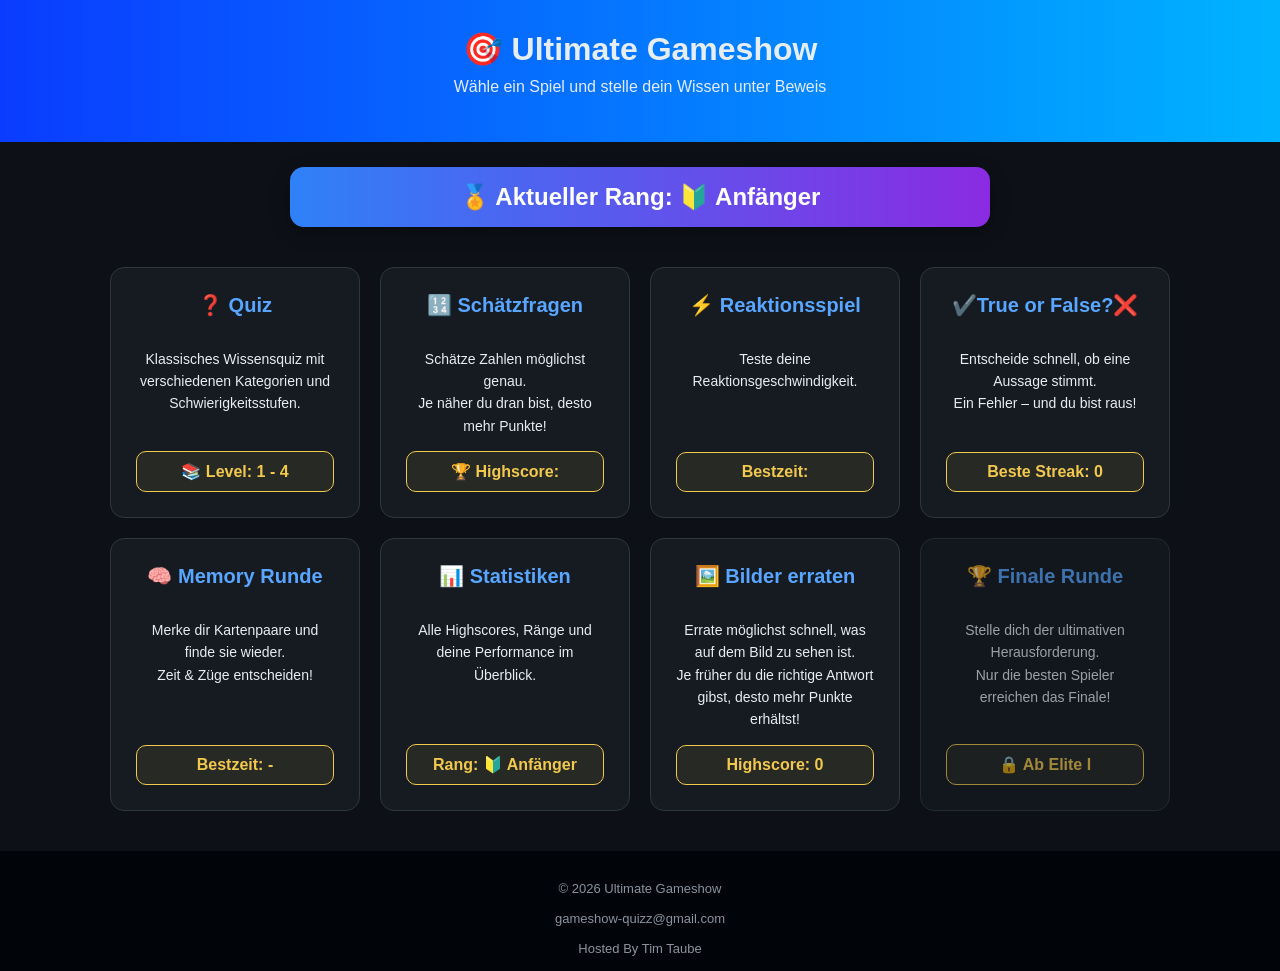
<file: index.html>
<!DOCTYPE html>
<html lang="de">
<head>
    <meta charset="UTF-8">
    <title>Gameshow Übersicht</title>
    <link rel="stylesheet" href="style.css">
    <meta name="viewport" content="width=device-width, initial-scale=1.0">
    <link rel="manifest" href="manifest.json">
    <link rel="icon" type="image/png" href="icon-512.png">
</head>

<body>

    <header>
        <h1>🎯 Ultimate Gameshow</h1>
        <p>Wähle ein Spiel und stelle dein Wissen unter Beweis</p>
    </header>

    <div id="homeRank" class="home-rank">
    🏅 Aktueller Rang: <strong>Lädt...</strong>
    </div>

    <main>
        <a href="quiz.html" class="card">
            <h2>❓ Quiz</h2>
            <p>
                Klassisches Wissensquiz mit verschiedenen Kategorien und Schwierigkeitsstufen.
            </p>
            <div class="score-box">
                📚 Level: 1 - 4
            </div>
        </a>
        

        <a class="card" href="estimate.html">
            <h2>🔢 Schätzfragen</h2>
            <p>
                Schätze Zahlen möglichst genau.<br>
                Je näher du dran bist, desto mehr Punkte!
            </p>
            <div id="estimateHighscore" class="score-box">
                🏆 Highscore:
            </div>
        </a>        

        <a class="card" href="reaction.html">
            <h2>⚡ Reaktionsspiel</h2>
        
            <p>
                Teste deine Reaktionsgeschwindigkeit.
            </p>

            <div id="reactionBest" class="score-box">
                Bestzeit:
            </div>
        </a>

        <a class="card" href="truefalse.html">
            <h2>✔️True or False?❌</h2>
            <p>
                Entscheide schnell, ob eine Aussage stimmt.<br>
                Ein Fehler – und du bist raus!
            </p>
            <div id="trueFalseBest" class="score-box">
                Beste Streak: -
            </div>
        </a>
        
        <a class="card" href="memory.html">
            <h2>🧠 Memory Runde</h2>
            <p>
                Merke dir Kartenpaare und finde sie wieder.<br>
                Zeit & Züge entscheiden!
            </p>
            <div id="memoryBest" class="score-box">
                Bestzeit: -
            </div>
        </a>
        
        <div class="card" onclick="window.location.href='stats.html'">
            <h2>📊 Statistiken</h2>
            <p>Alle Highscores, Ränge und deine Performance im Überblick.</p>
            <div id="statsRank" class="score-box">
                Rang: -
            </div>
        </div>

        <a class="card" href="bilderraten.html">
            <h2>🖼️ Bilder erraten</h2>

            <p>
                Errate möglichst schnell, was auf dem Bild zu sehen ist.<br>
                Je früher du die richtige Antwort gibst, desto mehr Punkte erhältst!
            </p>

            <div id="pictureHighscore" class="score-box">
                Highscore:
            </div>
        </a>       
        
        <div class="card" id="finalCard">

            <h2>🏆 Finale Runde</h2>

            <p>
                Stelle dich der ultimativen Herausforderung.<br>
                Nur die besten Spieler erreichen das Finale!
            </p>

            <div id="finalStatus" class="score-box">
                🔒 Ab Elite I
            </div>

        </div>
    </main>

    <footer>
        <br>© 2026 Ultimate Gameshow</br>
        <br>gameshow-quizz@gmail.com</br>
        <br>Hosted By Tim Taube</br>
    </footer>

    <script>
        if ("serviceWorker" in navigator) {
            navigator.serviceWorker.register("service-worker.js");
        }
    </script>
    
    <script>
        const best = localStorage.getItem("reaction_best");
        const bestEl = document.getElementById("reactionBest");
        
        if (best && bestEl) {
            bestEl.innerText = `Bestzeit: ${best} ms`;
        }
    </script>
    
    <script>
        const estHigh = localStorage.getItem("estimate_highscore");
        const estEl = document.getElementById("estimateHighscore");
        
        if (estHigh && estEl) {
            estEl.innerText = `Highscore: ${estHigh}`;
        }
    </script>

    <script>
        const trueFalseBest =
            localStorage.getItem("tf_best_streak") || 0;

        document.getElementById("trueFalseBest").textContent =
            "Beste Streak: " + trueFalseBest;
    </script>

    <script>
        const memoryBest =
            localStorage.getItem("memory_best_time");

        document.getElementById("memoryBest").textContent =
            "Bestzeit: " + (memoryBest ? memoryBest + " s" : "-");
    </script>

    <script>
        const bilderHighscore = localStorage.getItem("bilderHighscore") || 0;

        document.getElementById("pictureHighscore").textContent =
            "Highscore: " + bilderHighscore;
    </script>

        
    <script src="rank.js"></script>

    <script>

    const rank = calculateRank();

    document.getElementById("homeRank").innerHTML =
    `🏅 Aktueller Rang: <strong>${rank}</strong>`;

    document.getElementById("statsRank").textContent =
    "Rang: " + rank;

    const finalCard = document.getElementById("finalCard");
    const finalStatus = document.getElementById("finalStatus");

    if (
        rank.includes("Elite I") ||
        rank.includes("Elite II") ||
        rank.includes("Elite III") ||
        rank.includes("Champion")
    ){

        finalStatus.textContent = "⭐ Jetzt verfügbar!";

        finalCard.style.cursor = "pointer";

        finalCard.onclick = () => {
            window.location.href = "finalround.html";
        };

    }else{

        finalStatus.textContent = "🔒 Ab Elite I";

        finalCard.style.opacity = "0.65";
        finalCard.style.cursor = "not-allowed";

        finalCard.onclick = () => {
            alert("🔒 Die Finale Runde wird ab Rang Elite I freigeschaltet.");
        };

    }

</script>


</body>
</html>
</file>
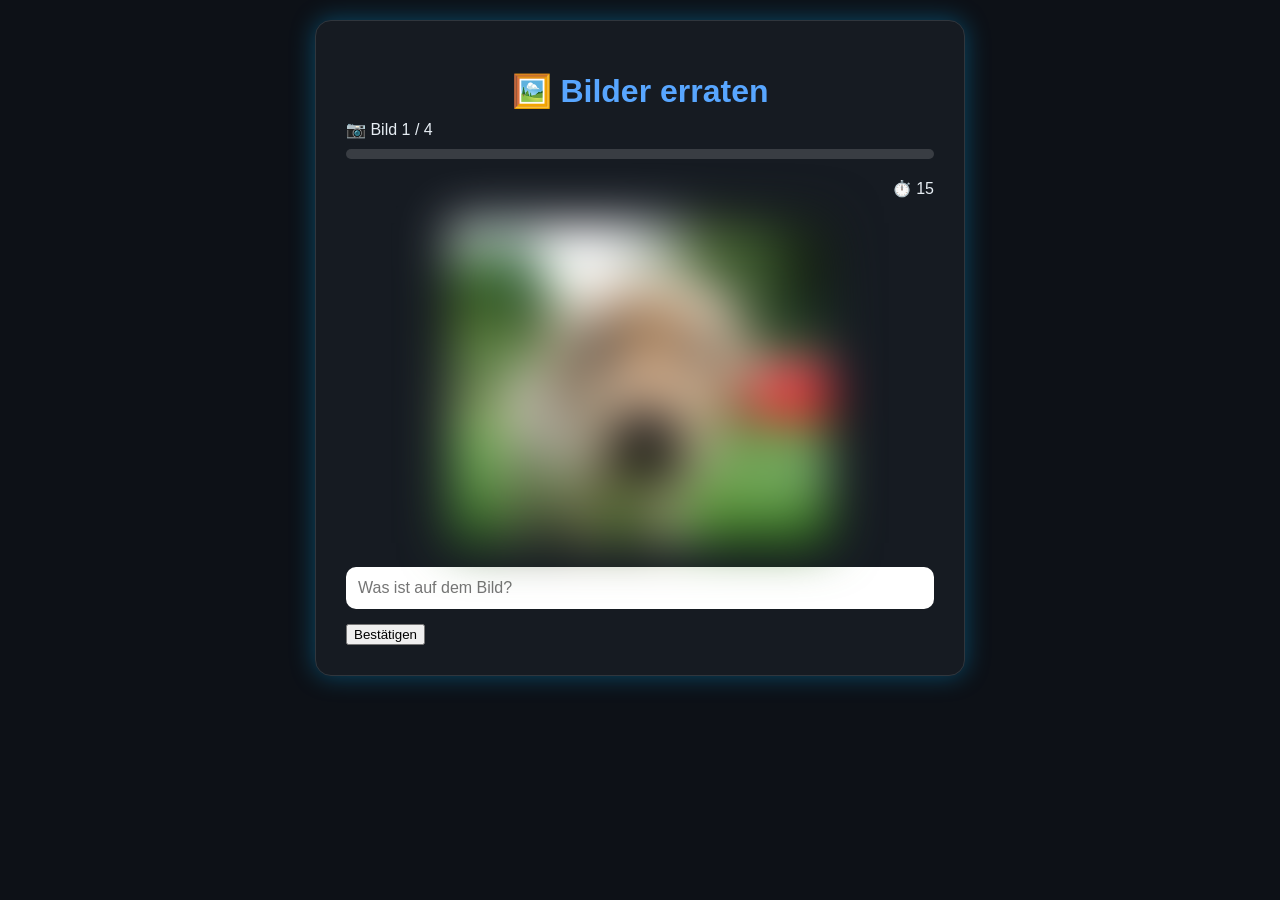
<file: bilderraten.html>
<!DOCTYPE html>
<html lang="de">
<head>
    <meta charset="UTF-8">
    <title>Bilder erraten</title>

    <meta name="viewport" content="width=device-width, initial-scale=1.0">

    <link rel="manifest" href="manifest.json">
    <link rel="icon" href="icon-512.png">

    <link rel="stylesheet" href="style.css">
</head>

<body class="quiz-page">

<div class="quiz-container">

    <h1>🖼️ Bilder erraten</h1>

    <div id="pictureProgress"></div>

    <div class="estimate-progress-container">
        <div id="pictureProgressBar" class="estimate-progress-bar"></div>
    </div>

    <div id="pictureTimer" style="text-align:right;margin-bottom:10px;">
        ⏱️ 15
    </div>

    <img
        id="pictureImage"
        src=""
        alt="Bild"
        style="
        width:100%;
        max-height:320px;
        object-fit:contain;
        border-radius:12px;
        margin-top:15px;
        ">

    <input
        id="pictureAnswer"
        type="text"
        placeholder="Was ist auf dem Bild?"
        style="
        width:100%;
        padding:12px;
        margin-top:20px;
        border:none;
        border-radius:10px;
        font-size:16px;
        ">

    <button onclick="checkPicture()" style="margin-top:15px;">
        Bestätigen
    </button>

</div>
<div id="endScreen" class="hidden">

    <div class="endBox">

        <h2>🏁 Spiel beendet</h2>

        <pre id="endSummary"></pre>

        <button onclick="restartGame()">
            🔄 Nochmal spielen
        </button>

        <button onclick="goHome()">
            🏠 Zurück zum Menü
        </button>

    </div>

</div>
<script src="bilderraten.js"></script>

</body>
</html>
</file>
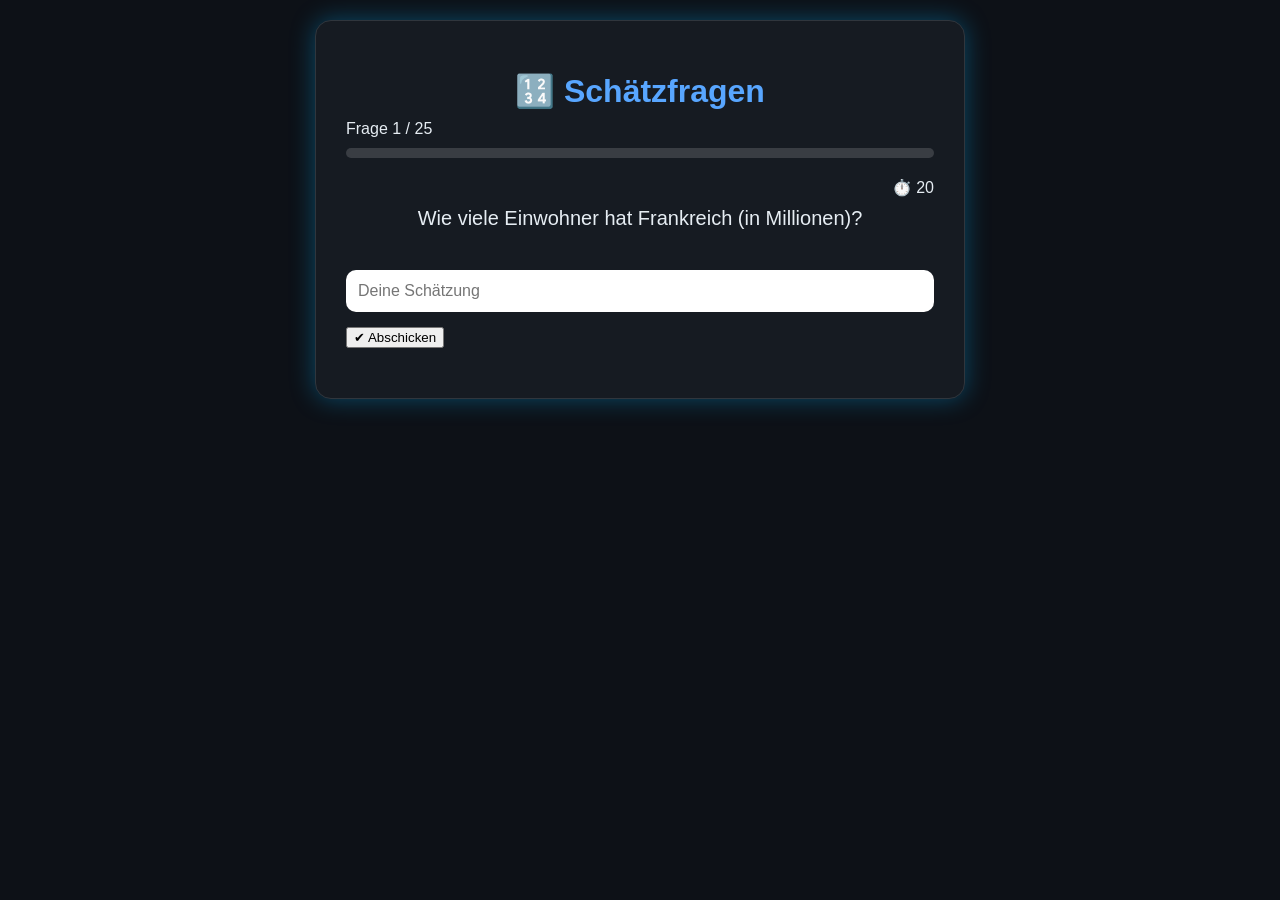
<file: estimate.html>
<!DOCTYPE html>
<html lang="de">
<head>
    <meta charset="UTF-8">
    <title>Schätzfragen</title>
    <meta name="viewport" content="width=device-width, initial-scale=1.0">

    <!-- PWA -->
    <link rel="manifest" href="manifest.json">
    <link rel="icon" href="icon-512.png">

    <!-- CSS -->
    <link rel="stylesheet" href="style.css">
</head>

<body class="quiz-page">

<div class="quiz-container">

    <h1>🔢 Schätzfragen</h1>

    <div id="estimateArea">
        <div id="estimateProgress" style="margin-bottom:10px;"></div>

        <div class="estimate-progress-container">
            <div id="estimateProgressBar" class="estimate-progress-bar"></div>
        </div>        

        <div id="estimateTimer"
            style="text-align:right; margin-bottom:10px;">
            ⏱️ 20
        </div>


        <div class="question" id="estimateQuestion"></div>

        <input
            type="number"
            id="estimateInput"
            placeholder="Deine Schätzung"
            style="
                width:100%;
                padding:12px;
                margin-top:15px;
                border-radius:10px;
                border:none;
                font-size:16px;
            "
        >

        <button onclick="submitEstimate()" style="margin-top:15px;">
            ✔ Abschicken
        </button>

        <div id="estimateFeedback" style="margin-top:20px;"></div>

        <button id="estimateNext"
                onclick="nextEstimate()"
                style="display:none; margin-top:15px;">
            ➡ Weiter
        </button>
    </div>

    <div id="estimateEnd"
         style="display:none; text-align:center;">
        <h2>🎉 Runde beendet!</h2>
        <p id="estimateScore"></p>

        <button onclick="restartEstimate()" class="end-btn secondary">
            🔁 Nochmal spielen
        </button>

        <br><br>

        <button onclick="window.location.href='index.html'"
                class="end-btn primary">
            ⬅ Zurück zur Übersicht
        </button>
    </div>

</div>

<script src="estimate.js"></script>
</body>
</html>
</file>
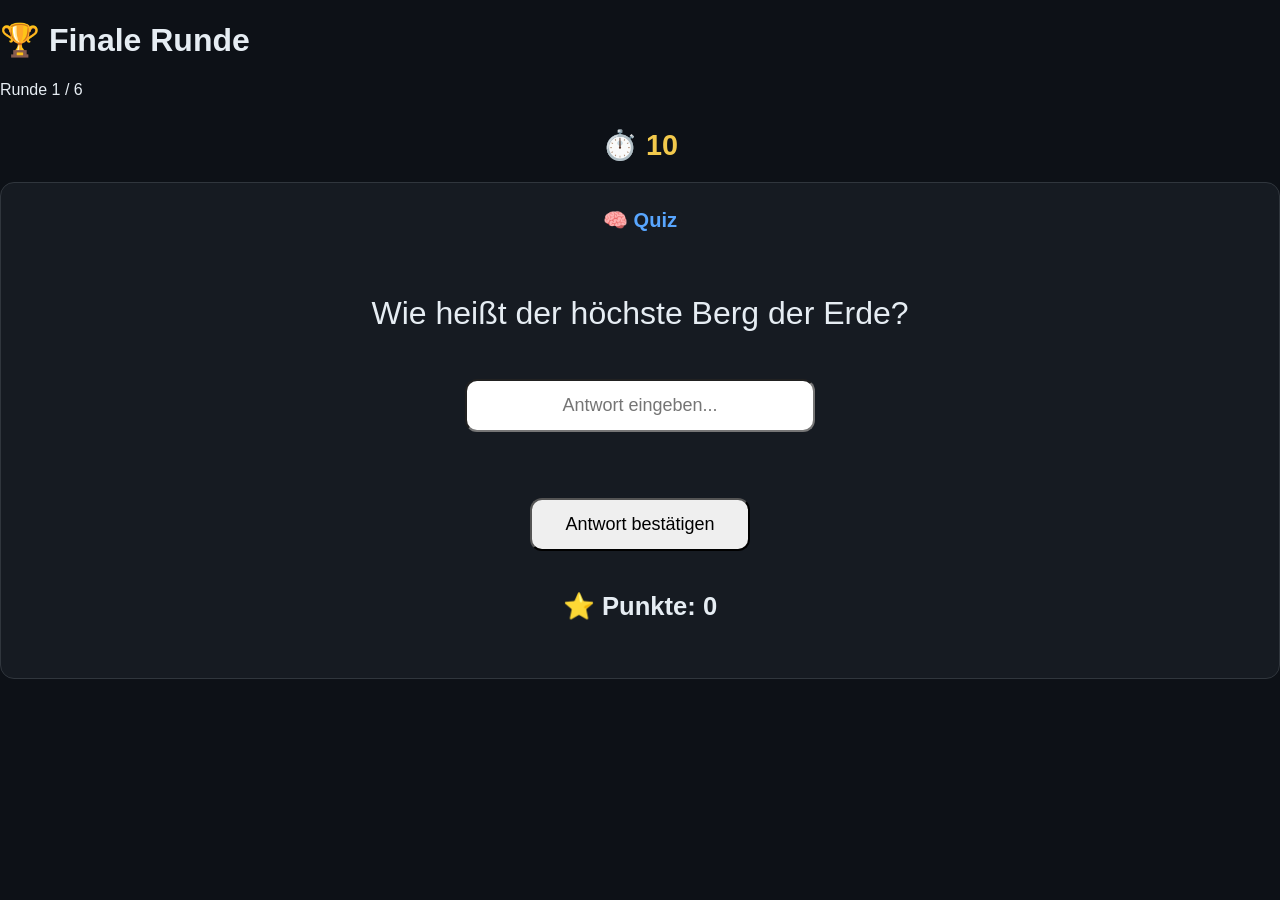
<file: finalround.html>
<!DOCTYPE html>
<html lang="de">
<head>
    <meta charset="UTF-8">
    <meta name="viewport" content="width=device-width, initial-scale=1.0">
    <title>Finale Runde</title>
    <link rel="stylesheet" href="style.css">
</head>
<body>

<div class="container">

    <h1>🏆 Finale Runde</h1>

    <p id="round" class="round-info">Runde 1 / 6</p>
    <p id="timer">⏱️ 10</p>

    <div class="card">

        <h2 id="title"></h2>

        <p id="question"></p>

        <input
            id="answer"
            type="text"
            placeholder="Antwort eingeben..."
        >

        <br><br>

        <button onclick="submitAnswer()">Antwort bestätigen</button>

        <p id="score">⭐ Punkte: 0</p>

    </div>

</div>

<script src="finalround.js"></script>

</body>
</html>
</file>
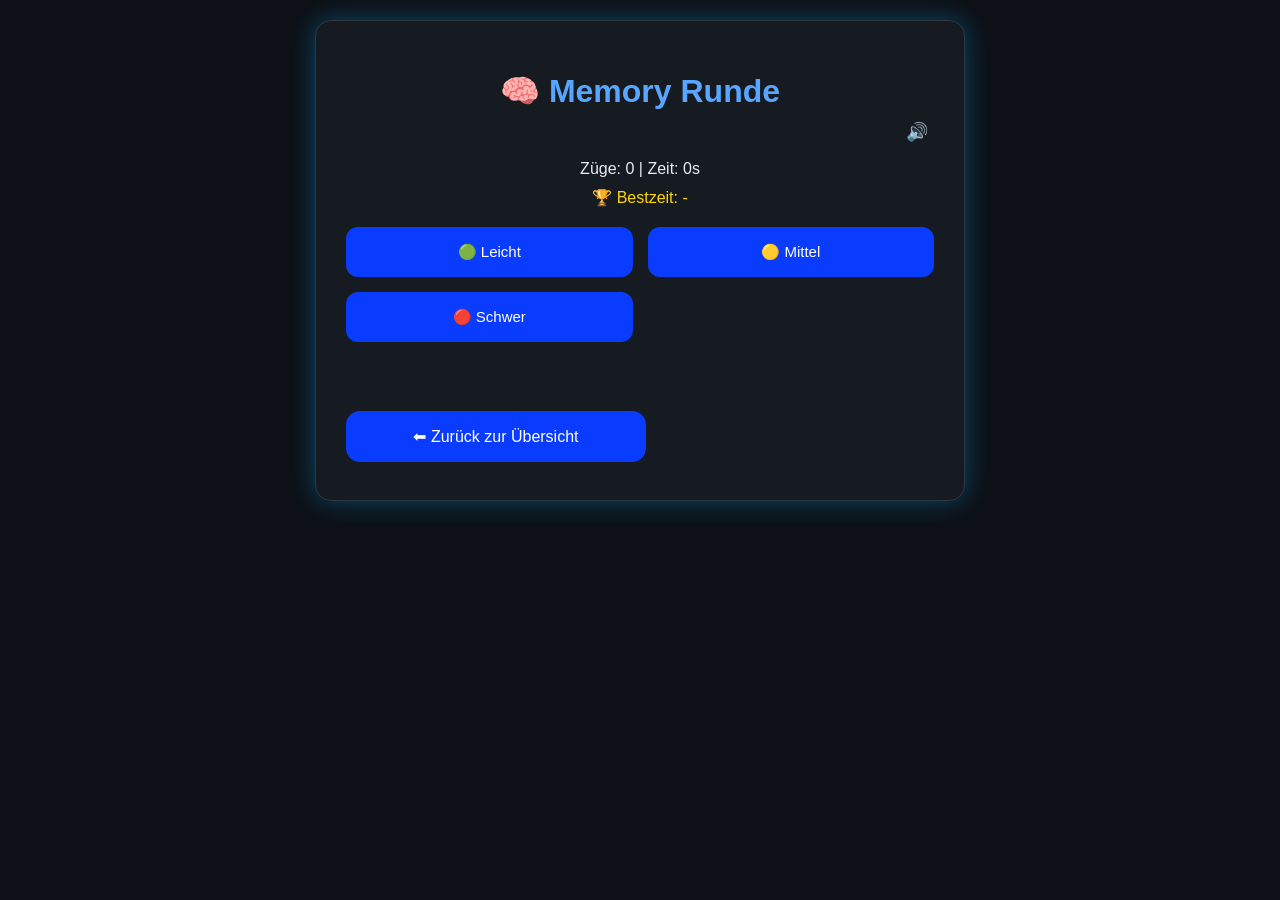
<file: memory.html>
<!DOCTYPE html>
<html lang="de">
<head>
    <meta charset="UTF-8">
    <title>Memory Runde</title>
    <meta name="viewport" content="width=device-width, initial-scale=1.0">

    <!-- PWA -->
    <link rel="manifest" href="manifest.json">
    <link rel="icon" href="icon-512.png">

    <!-- CSS -->
    <link rel="stylesheet" href="style.css">
</head>

<body class="quiz-page">

<div class="quiz-container">

    <h1>🧠 Memory Runde</h1>
    
    <div style="display:flex; justify-content:flex-end; margin-bottom:10px;">
        <button id="memorySoundToggle"
                onclick="toggleMemorySound()"
                style="
                    background:none;
                    border:none;
                    font-size:18px;
                    cursor:pointer;
                    color:#58a6ff;
                ">
            🔊
        </button>
    </div>    

    <p id="memoryInfo" style="text-align:center; margin-bottom:15px;">
        Züge: 0 | Zeit: 0s
    </p>

    <p id="memoryBestTime"
        style="text-align:center; margin-top:-5px; margin-bottom:20px; color:gold;">
        🏆 Bestzeit: -
    </p>

    <div id="memoryDifficulty" class="answers" style="margin-bottom:25px;">
        <button onclick="startMemory('easy')">🟢 Leicht</button>
        <button onclick="startMemory('medium')">🟡 Mittel</button>
        <button onclick="startMemory('hard')">🔴 Schwer</button>
    </div>

    <!-- SPIELFELD -->
    <div id="memoryGrid"
     style="display:none; gap:12px;">
    </div>


    <p id="memoryResult"
       style="text-align:center; margin-top:20px;"></p>

       <div id="memoryChangeDifficulty"
            class="answers"
            style="margin-top:20px; display:none;">

            <button onclick="startMemory('easy')">🟢 Leicht</button>
            <button onclick="startMemory('medium')">🟡 Mittel</button>
            <button onclick="startMemory('hard')">🔴 Schwer</button>
        </div>


    <button onclick="restartMemory()"
            class="end-btn secondary"
            style="display:none;"
            id="memoryRestart">
        🔁 Nochmal spielen
    </button>

    <br><br>

    <button onclick="window.location.href='index.html'"
            class="end-btn primary">
        ⬅ Zurück zur Übersicht
    </button>

</div>

<script src="memory.js"></script>
</body>
</html>
</file>
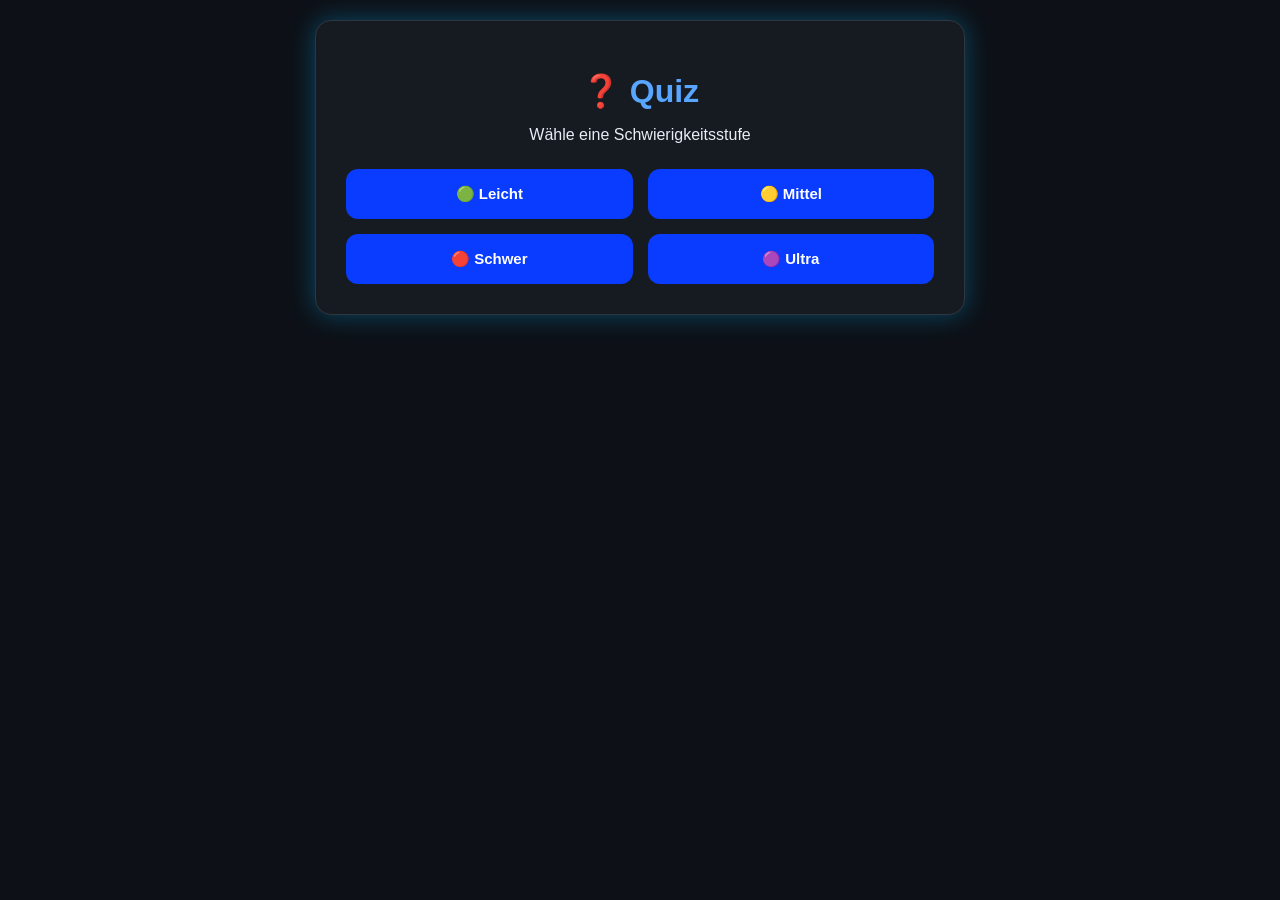
<file: quiz.html>
<!DOCTYPE html>
<html lang="de">
<head>
    <meta charset="UTF-8">
    <title>Quiz</title>
    <meta name="viewport" content="width=device-width, initial-scale=1.0">

    <!-- PWA -->
    <link rel="manifest" href="manifest.json">
    <link rel="icon" href="icon-512.png">

    <!-- CSS -->
    <link rel="stylesheet" href="style.css">
</head>

<body class="quiz-page">

<div class="quiz-container">

    <!-- =========================
         SCHWIERIGKEIT AUSWAHL
    ========================= -->
    <div id="difficultySelect">
        <h1>❓ Quiz</h1>
        <p style="text-align:center; margin-bottom:25px;">
            Wähle eine Schwierigkeitsstufe
        </p>

        <div class="answers">
            <button onclick="startQuiz('leicht')" class="difficulty easy">🟢 Leicht</button>
            <button onclick="startQuiz('mittel')" class="difficulty medium">🟡 Mittel</button>
            <button onclick="startQuiz('schwer')" class="difficulty hard">🔴 Schwer</button>
            <button onclick="startQuiz('ultra')" class="difficulty ultra">🟣 Ultra</button>
        </div>
    </div>

    <!-- =========================
         QUIZ BEREICH
    ========================= -->
    <div id="quizArea" style="display:none;">
        <h1>❓ Quiz</h1>

        <!-- Progress / Score / Sound -->
        <div style="display:flex; justify-content:space-between; align-items:center;">
            <div id="progress"></div>

            <div id="score" style="font-size:14px; color:#8b949e;">
                Score: 0
            </div>

            <button id="soundToggle"
                    onclick="toggleSound()"
                    style="background:none;border:none;color:#58a6ff;font-size:18px;cursor:pointer;">
                🔊
            </button>
        </div>

        <!-- Score Popup -->
        <div id="scorePopup"></div>

        <!-- Progressbar -->
        <div class="progress-bar">
            <div class="progress-fill" id="progressFill"></div>
        </div>

        <!-- Timer -->
        <div id="timer"></div>

        <!-- Frage -->
        <div class="question quiz-animate" id="question"></div>

        <!-- Antworten -->
        <div class="answers quiz-animate">
            <button id="a0" onclick="answer(0)"></button>
            <button id="a1" onclick="answer(1)"></button>
            <button id="a2" onclick="answer(2)"></button>
            <button id="a3" onclick="answer(3)"></button>
        </div>

        <!-- Feedback -->
        <div id="feedback"></div>

        <!-- Weiter -->
        <button id="nextBtn" onclick="nextQuestion()">➡ Weiter</button>
    </div>

    <!-- =========================
         ENDSCREEN
    ========================= -->
    <div id="endScreen" style="display:none; text-align:center;">
        <h1>🎉 Quiz beendet!</h1>

        <p id="highscoreText" style="color:#8b949e; margin-bottom:20px;"></p>

        <button onclick="restartSameDifficulty()" class="end-btn secondary">
            🔁 Gleiche Schwierigkeit nochmal
        </button>

        <br><br>

        <button onclick="showDifficultySelect()" class="end-btn secondary">
            🔄 Andere Schwierigkeit
        </button>

        <br><br>

        <button onclick="window.location.href='index.html'" class="end-btn primary">
            ⬅ Zurück zur Übersicht
        </button>
    </div>

</div>

<!-- =========================
     SCRIPT
========================= -->
<script>
/* =========================
   AUDIO
========================= */
const audioCtx = new (window.AudioContext || window.webkitAudioContext)();
let soundEnabled = localStorage.getItem("soundEnabled") !== "false";

function playTone(freq, dur, type = "sine", vol = 0.2) {
    if (!soundEnabled) return;
    const osc = audioCtx.createOscillator();
    const gain = audioCtx.createGain();
    osc.type = type;
    osc.frequency.value = freq;
    gain.gain.value = vol;
    osc.connect(gain);
    gain.connect(audioCtx.destination);
    osc.start();
    osc.stop(audioCtx.currentTime + dur);
}

function playCorrectSound() {
    playTone(880, 0.15);
    setTimeout(() => playTone(1320, 0.12), 150);
}
function playWrongSound() {
    playTone(220, 0.3, "square");
}
function playClickSound() {
    playTone(600, 0.05, "triangle", 0.15);
}
function toggleSound() {
    soundEnabled = !soundEnabled;
    localStorage.setItem("soundEnabled", soundEnabled);
    document.getElementById("soundToggle").innerText =
        soundEnabled ? "🔊" : "🔇";
}

/* =========================
   FRAGEN (BEISPIEL)
========================= */
const allQuestions = [

{
question: "Wie viele Tage hat eine Woche?",
answers: ["7","5","10","12"],
correct: 0,
level: "leicht"
},

{
question: "Wie viele Monate hat ein Jahr?",
answers: ["12","10","6","8"],
correct: 0,
level: "leicht"
},

{
question: "Welche Farbe hat der Himmel bei gutem Wetter?",
answers: ["Blau","Grün","Rot","Gelb"],
correct: 0,
level: "leicht"
},

{
question: "Wie viele Beine hat eine Spinne?",
answers: ["8","6","4","10"],
correct: 0,
level: "leicht"
},

{
question: "Welche Zahl kommt nach 9?",
answers: ["10","11","8","12"],
correct: 0,
level: "leicht"
},

{
question: "Welches Tier sagt 'Miau'?",
answers: ["Katze","Hund","Kuh","Pferd"],
correct: 0,
level: "leicht"
},

{
question: "Wie viele Minuten hat eine Stunde?",
answers: ["60","30","100","45"],
correct: 0,
level: "leicht"
},

{
question: "Welche Jahreszeit kommt nach dem Frühling?",
answers: ["Sommer","Winter","Herbst","Monsoon"],
correct: 0,
level: "leicht"
},

{
question: "Welche Farbe entsteht aus Blau und Gelb?",
answers: ["Grün","Rot","Orange","Lila"],
correct: 0,
level: "leicht"
},

{
question: "Wie viele Beine hat ein Mensch?",
answers: ["2","4","1","3"],
correct: 0,
level: "leicht"
},

{
question: "Welches Tier bellt?",
answers: ["Hund","Katze","Vogel","Fisch"],
correct: 0,
level: "leicht"
},

{
question: "Welche Form hat ein Fußball?",
answers: ["Rund","Quadratisch","Dreieckig","Oval"],
correct: 0,
level: "leicht"
},

{
question: "Wie viele Finger hat ein Mensch an einer Hand?",
answers: ["5","4","6","3"],
correct: 0,
level: "leicht"
},

{
question: "Was trinken Kühe?",
answers: ["Wasser","Milch","Saft","Cola"],
correct: 0,
level: "leicht"
},

{
question: "Wie heißt unser Planet?",
answers: ["Erde","Mars","Venus","Jupiter"],
correct: 0,
level: "leicht"
},

{
question: "Welche Farbe hat Gras?",
answers: ["Grün","Blau","Schwarz","Weiß"],
correct: 0,
level: "leicht"
},

{
question: "Wie viele Stunden hat ein Tag?",
answers: ["24","12","48","36"],
correct: 0,
level: "leicht"
},

{
question: "Was ist 2 + 2?",
answers: ["4","3","5","6"],
correct: 0,
level: "leicht"
},

{
question: "Welches Tier legt Eier?",
answers: ["Huhn","Kuh","Hund","Schaf"],
correct: 0,
level: "leicht"
},

{
question: "Welche Farbe hat Schnee?",
answers: ["Weiß","Blau","Grün","Rot"],
correct: 0,
level: "leicht"
},

{
question: "Wie viele Augen hat ein Mensch?",
answers: ["2","1","3","4"],
correct: 0,
level: "leicht"
},

{
question: "Was scheint am Tag?",
answers: ["Die Sonne","Der Mond","Die Sterne","Ein Planet"],
correct: 0,
level: "leicht"
},

{
question: "Welches Tier kann fliegen?",
answers: ["Vogel","Elefant","Kuh","Hund"],
correct: 0,
level: "leicht"
},

{
question: "Wie viele Räder hat ein Fahrrad?",
answers: ["2","3","4","1"],
correct: 0,
level: "leicht"
},

{
question: "Was braucht ein Mensch zum Atmen?",
answers: ["Luft","Wasser","Feuer","Sand"],
correct: 0,
level: "leicht"
},

{
question: "Welche Zahl kommt nach 19?",
answers: ["20","18","21","17"],
correct: 0,
level: "leicht"
},

{
question: "Welche Farbe hat eine Banane?",
answers: ["Gelb","Blau","Grün","Rot"],
correct: 0,
level: "leicht"
},

{
question: "Welches Tier lebt im Wasser?",
answers: ["Fisch","Hund","Katze","Pferd"],
correct: 0,
level: "leicht"
},

{
question: "Wie viele Tage hat ein Wochenende?",
answers: ["2","3","1","4"],
correct: 0,
level: "leicht"
},

{
question: "Was ist heiß?",
answers: ["Feuer","Eis","Schnee","Regen"],
correct: 0,
level: "leicht"
},

{
question: "Welches Tier gibt Milch?",
answers: ["Kuh","Huhn","Hund","Katze"],
correct: 0,
level: "leicht"
},

{
question: "Welche Farbe hat Blut?",
answers: ["Rot","Blau","Gelb","Grün"],
correct: 0,
level: "leicht"
},

{
question: "Was fährt auf Schienen?",
answers: ["Zug","Auto","Fahrrad","Bus"],
correct: 0,
level: "leicht"
},

{
question: "Wie viele Tage hat der Februar meistens?",
answers: ["28","30","31","29 immer"],
correct: 0,
level: "leicht"
},

{
question: "Was fällt vom Himmel bei Regen?",
answers: ["Wasser","Steine","Sand","Blätter"],
correct: 0,
level: "leicht"
},

{
question: "Wie viele Seiten hat ein Würfel?",
answers: ["6","4","8","10"],
correct: 0,
level: "leicht"
},

{
question: "Welche Farbe hat eine Tomate?",
answers: ["Rot","Blau","Schwarz","Weiß"],
correct: 0,
level: "leicht"
},

{
question: "Wie viele Buchstaben hat das Alphabet?",
answers: ["26","30","20","24"],
correct: 0,
level: "leicht"
},

{
question: "Was scheint nachts?",
answers: ["Der Mond","Die Sonne","Der Regen","Der Wind"],
correct: 0,
level: "leicht"
},

{
question: "Wie viele Räder hat ein Auto normalerweise?",
answers: ["4","2","3","6"],
correct: 0,
level: "leicht"
},

{
question: "Was braucht eine Pflanze zum Wachsen?",
answers: ["Wasser","Cola","Milch","Saft"],
correct: 0,
level: "leicht"
},

{
question: "Wie viele Kontinente gibt es?",
answers: ["7","5","3","10"],
correct: 0,
level: "leicht"
},

{
question: "Welche Farbe hat eine Zitrone?",
answers: ["Gelb","Blau","Rot","Grün"],
correct: 0,
level: "leicht"
},

{
question: "Wie viele Sekunden hat eine Minute?",
answers: ["60","30","100","45"],
correct: 0,
level: "leicht"
},

{
question: "Wie viele Beine hat ein Tisch normalerweise?",
answers: ["4","2","3","6"],
correct: 0,
level: "leicht"
},

{
question: "Was ist kalt?",
answers: ["Eis","Feuer","Sonne","Lava"],
correct: 0,
level: "leicht"
},

{
question: "Wie viele Zähne hat ein Erwachsener ungefähr?",
answers: ["32","20","15","50"],
correct: 0,
level: "leicht"
},

{
question: "Welche Farbe hat ein Apfel meistens?",
answers: ["Rot","Blau","Lila","Schwarz"],
correct: 0,
level: "leicht"
},

{
question: "Wie viele Kontinente gibt es auf der Erde?",
answers: ["5","6","7","8"],
correct: 2,
level: "mittel"
},

{
question: "Welches Element hat das chemische Symbol O?",
answers: ["Gold","Sauerstoff","Silber","Eisen"],
correct: 1,
level: "mittel"
},

{
question: "Wer schrieb 'Romeo und Julia'?",
answers: ["Goethe","Shakespeare","Schiller","Kafka"],
correct: 1,
level: "mittel"
},

{
question: "Wie viele Bundesländer hat Deutschland?",
answers: ["14","15","16","17"],
correct: 2,
level: "mittel"
},

{
question: "Welches Land hat die größte Fläche?",
answers: ["USA","China","Kanada","Russland"],
correct: 3,
level: "mittel"
},

{
question: "Wie viele Bits hat ein Byte?",
answers: ["4","6","8","16"],
correct: 2,
level: "mittel"
},

{
question: "Wie viele Planeten hat unser Sonnensystem?",
answers: ["7","8","9","10"],
correct: 1,
level: "mittel"
},

{
question: "Was ist die Hauptstadt von Spanien?",
answers: ["Barcelona","Madrid","Sevilla","Valencia"],
correct: 1,
level: "mittel"
},

{
question: "Welches Organ pumpt Blut durch den Körper?",
answers: ["Lunge","Leber","Herz","Niere"],
correct: 2,
level: "mittel"
},

{
question: "Wie viele Minuten hat ein Tag?",
answers: ["720","1000","1440","1600"],
correct: 2,
level: "mittel"
},

{
question: "Welcher Planet wird als 'Roter Planet' bezeichnet?",
answers: ["Mars","Venus","Saturn","Merkur"],
correct: 0,
level: "mittel"
},

{
question: "Welches Land gewann die Fußball-WM 2014?",
answers: ["Brasilien","Argentinien","Deutschland","Spanien"],
correct: 2,
level: "mittel"
},

{
question: "Wie viele Seiten hat ein Oktagon?",
answers: ["6","7","8","9"],
correct: 2,
level: "mittel"
},

{
question: "Was ist die Wurzel aus 81?",
answers: ["7","8","9","10"],
correct: 2,
level: "mittel"
},

{
question: "Wie viele Knochen hat ein erwachsener Mensch?",
answers: ["186","206","226","246"],
correct: 1,
level: "mittel"
},

{
question: "Welches Gas benötigen Pflanzen für die Fotosynthese?",
answers: ["Sauerstoff","Stickstoff","Kohlendioxid","Helium"],
correct: 2,
level: "mittel"
},

{
question: "In welchem Jahr fiel die Berliner Mauer?",
answers: ["1987","1988","1989","1990"],
correct: 2,
level: "mittel"
},

{
question: "Wie viele Chromosomen hat ein Mensch?",
answers: ["44","45","46","48"],
correct: 2,
level: "mittel"
},

{
question: "Welches Meer liegt zwischen Europa und Afrika?",
answers: ["Nordsee","Ostsee","Mittelmeer","Rotes Meer"],
correct: 2,
level: "mittel"
},

{
question: "Wie viele Sekunden hat eine Stunde?",
answers: ["1800","2400","3600","4000"],
correct: 2,
level: "mittel"
},

{
question: "Welches Land hat die meisten Einwohner?",
answers: ["Indien","USA","China","Brasilien"],
correct: 0,
level: "mittel"
},

{
question: "Wie viele Zähne hat ein Erwachsener normalerweise?",
answers: ["28","30","32","36"],
correct: 2,
level: "mittel"
},

{
question: "Welches Metall ist flüssig bei Raumtemperatur?",
answers: ["Eisen","Quecksilber","Kupfer","Aluminium"],
correct: 1,
level: "mittel"
},

{
question: "Wie viele Tage hat ein Schaltjahr?",
answers: ["364","365","366","367"],
correct: 2,
level: "mittel"
},

{
question: "Wer malte die Mona Lisa?",
answers: ["Michelangelo","Da Vinci","Van Gogh","Picasso"],
correct: 1,
level: "mittel"
},

{
question: "Wie viele Bundesstaaten hat die USA?",
answers: ["48","49","50","51"],
correct: 2,
level: "mittel"
},

{
question: "Wie heißt der längste Fluss der Welt?",
answers: ["Amazonas","Nil","Mississippi","Donau"],
correct: 1,
level: "mittel"
},

{
question: "Welches Land gehört nicht zur EU?",
answers: ["Norwegen","Deutschland","Frankreich","Italien"],
correct: 0,
level: "mittel"
},

{
question: "Wie viele Herzen hat ein Oktopus?",
answers: ["1","2","3","4"],
correct: 2,
level: "mittel"
},

{
question: "Wie viele Grad hat ein rechter Winkel?",
answers: ["45","60","90","120"],
correct: 2,
level: "mittel"
},

{
question: "Was ist die chemische Formel für Wasser?",
answers: ["H2O","CO2","O2","NaCl"],
correct: 0,
level: "mittel"
},

{
question: "Welches Land liegt südlich von Deutschland?",
answers: ["Polen","Dänemark","Österreich","Belgien"],
correct: 2,
level: "mittel"
},

{
question: "Wie viele Tasten hat ein Standard-Klavier?",
answers: ["76","80","88","92"],
correct: 2,
level: "mittel"
},

{
question: "Welcher Planet ist der größte im Sonnensystem?",
answers: ["Mars","Saturn","Jupiter","Neptun"],
correct: 2,
level: "mittel"
},

{
question: "Wie viele Meter sind ein Kilometer?",
answers: ["100","500","1000","1500"],
correct: 2,
level: "mittel"
},

{
question: "Welches Tier ist ein Säugetier?",
answers: ["Hai","Frosch","Delfin","Adler"],
correct: 2,
level: "mittel"
},

{
question: "Welches Land hat die meisten Zeitzonen?",
answers: ["USA","China","Russland","Kanada"],
correct: 2,
level: "mittel"
},

{
question: "Wie viele Spielkarten hat ein klassisches Kartenspiel?",
answers: ["48","50","52","54"],
correct: 2,
level: "mittel"
},

{
question: "Wie viele Kontinente liegen vollständig auf der Südhalbkugel?",
answers: ["0","1","2","3"],
correct: 1,
level: "mittel"
},

{
question: "Wie viele Liter Blut hat ein Erwachsener ungefähr?",
answers: ["2","3","5","8"],
correct: 2,
level: "mittel"
},

{
question: "Wie heißt die Hauptstadt von Kanada?",
answers: ["Toronto","Ottawa","Vancouver","Montreal"],
correct: 1,
level: "mittel"
},

{
question: "Wie viele Minuten dauert ein Basketballspiel (NBA)?",
answers: ["40","45","48","50"],
correct: 2,
level: "mittel"
},

{
question: "Welches Gas macht den größten Anteil unserer Atmosphäre aus?",
answers: ["Sauerstoff","Stickstoff","CO2","Helium"],
correct: 1,
level: "mittel"
},

{
question: "Wie viele Jahre dauert ein olympischer Zyklus?",
answers: ["2","3","4","5"],
correct: 2,
level: "mittel"
},

{
question: "Wie viele Planeten sind Gasriesen?",
answers: ["2","3","4","5"],
correct: 2,
level: "mittel"
},

{
question: "Wie viele Farben hat ein Regenbogen?",
answers: ["5","6","7","8"],
correct: 2,
level: "mittel"
},

{
question: "Wie viele Tage dauerte der Zweite Weltkrieg (ungefähr 6 Jahre)?",
answers: ["4","5","6","7"],
correct: 2,
level: "mittel"
},

{
question: "Welches Land grenzt nicht an Deutschland?",
answers: ["Polen","Frankreich","Spanien","Österreich"],
correct: 2,
level: "mittel"
},

{
question: "Wie viele Sekunden hat ein Tag?",
answers: ["43200","86400","100000","120000"],
correct: 1,
level: "mittel"
},

{
question: "Welches Element hat die Ordnungszahl 79?",
answers: ["Silber","Gold","Platin","Kupfer"],
correct: 1,
level: "schwer"
},

{
question: "Wie viele Protonen hat ein Kohlenstoff-Atom?",
answers: ["4","6","8","12"],
correct: 1,
level: "schwer"
},

{
question: "Wer entwickelte die Relativitätstheorie?",
answers: ["Newton","Tesla","Einstein","Galilei"],
correct: 2,
level: "schwer"
},

{
question: "Wie heißt der längste Fluss Südamerikas?",
answers: ["Amazonas","Orinoco","Paraná","Magdalena"],
correct: 0,
level: "schwer"
},

{
question: "In welchem Jahr begann der Erste Weltkrieg?",
answers: ["1912","1914","1916","1918"],
correct: 1,
level: "schwer"
},

{
question: "Welcher Planet hat die meisten bekannten Monde?",
answers: ["Jupiter","Saturn","Uranus","Neptun"],
correct: 1,
level: "schwer"
},

{
question: "Wie viele Nullen hat eine Milliarde?",
answers: ["6","9","12","15"],
correct: 1,
level: "schwer"
},

{
question: "Welches Land hat die größte Küstenlinie?",
answers: ["USA","Australien","Kanada","Russland"],
correct: 2,
level: "schwer"
},

{
question: "Was ist die Quadratwurzel von 144?",
answers: ["10","11","12","13"],
correct: 2,
level: "schwer"
},

{
question: "Welches Gas ist am häufigsten im Universum?",
answers: ["Sauerstoff","Stickstoff","Helium","Wasserstoff"],
correct: 3,
level: "schwer"
},

{
question: "Wie viele Chromosomen hat eine menschliche Keimzelle?",
answers: ["23","46","22","44"],
correct: 0,
level: "schwer"
},

{
question: "Welches Land gewann die erste Fußball-WM 1930?",
answers: ["Brasilien","Uruguay","Deutschland","Italien"],
correct: 1,
level: "schwer"
},

{
question: "Wie heißt die Hauptstadt von Neuseeland?",
answers: ["Auckland","Christchurch","Wellington","Hamilton"],
correct: 2,
level: "schwer"
},

{
question: "Welches Metall hat das Symbol Fe?",
answers: ["Fluor","Eisen","Fermium","Francium"],
correct: 1,
level: "schwer"
},

{
question: "Wie viele Elemente hat das Periodensystem aktuell?",
answers: ["108","112","118","124"],
correct: 2,
level: "schwer"
},

{
question: "Wer schrieb 'Faust'?",
answers: ["Schiller","Goethe","Kafka","Lessing"],
correct: 1,
level: "schwer"
},

{
question: "Wie viele Seiten hat ein Dodekaeder?",
answers: ["10","12","14","16"],
correct: 1,
level: "schwer"
},

{
question: "Wie viele Minuten hat ein Schaltjahr?",
answers: ["525600","527040","524160","526320"],
correct: 1,
level: "schwer"
},

{
question: "Welches Land hat die meisten Vulkane?",
answers: ["Japan","Indonesien","Island","Chile"],
correct: 1,
level: "schwer"
},

{
question: "Wie viele Spieler stehen beim Rugby pro Team auf dem Feld?",
answers: ["11","13","15","17"],
correct: 2,
level: "schwer"
},

{
question: "Welches ist das kleinste Knochen im menschlichen Körper?",
answers: ["Steigbügel","Hammer","Amboss","Schlüsselbein"],
correct: 0,
level: "schwer"
},

{
question: "Wie viele Sekunden hat ein Jahr (ungefähr)?",
answers: ["31 Millionen","20 Millionen","40 Millionen","60 Millionen"],
correct: 0,
level: "schwer"
},

{
question: "Welches Land liegt komplett innerhalb Südafrikas?",
answers: ["Lesotho","Eswatini","Botswana","Namibia"],
correct: 0,
level: "schwer"
},

{
question: "Wie heißt der höchste Berg Europas (kontinental)?",
answers: ["Mont Blanc","Elbrus","Matterhorn","Zugspitze"],
correct: 1,
level: "schwer"
},

{
question: "Welche Stadt war früher Konstantinopel?",
answers: ["Athen","Rom","Istanbul","Alexandria"],
correct: 2,
level: "schwer"
},

{
question: "Wie viele Nullen hat eine Billion (DE)?",
answers: ["9","10","12","15"],
correct: 2,
level: "schwer"
},

{
question: "Welches Organ produziert Insulin?",
answers: ["Leber","Bauchspeicheldrüse","Milz","Niere"],
correct: 1,
level: "schwer"
},

{
question: "Wie viele Quadratzentimeter hat ein Quadratmeter?",
answers: ["100","1000","10000","100000"],
correct: 2,
level: "schwer"
},

{
question: "Welcher Planet hat den stärksten Sturm im Sonnensystem?",
answers: ["Mars","Jupiter","Saturn","Neptun"],
correct: 1,
level: "schwer"
},

{
question: "Wie viele Grad hat die Innenwinkelsumme eines Dreiecks?",
answers: ["90","180","270","360"],
correct: 1,
level: "schwer"
},

{
question: "Wie viele DNA-Basenpaare hat der Mensch ungefähr?",
answers: ["1 Milliarde","3 Milliarden","5 Milliarden","10 Milliarden"],
correct: 1,
level: "schwer"
},

{
question: "Welches Land hat die älteste noch bestehende Monarchie?",
answers: ["England","Japan","Spanien","Dänemark"],
correct: 1,
level: "schwer"
},

{
question: "Wie viele Ziffern hat Pi auf 3,1415 gerundet?",
answers: ["3","4","5","6"],
correct: 1,
level: "schwer"
},

{
question: "Wie viele Farben kann das menschliche Auge ungefähr unterscheiden?",
answers: ["1 Million","10 Millionen","100 Millionen","1 Milliarde"],
correct: 1,
level: "schwer"
},

{
question: "Welches Land hat die größte Wüste der Welt?",
answers: ["Saudi-Arabien","Australien","Algerien","Antarktis"],
correct: 3,
level: "schwer"
},

{
question: "Wie viele Planeten sind größer als die Erde?",
answers: ["2","3","4","5"],
correct: 2,
level: "schwer"
},

{
question: "Wie viele Sekunden dauert ein NBA-Spiel insgesamt?",
answers: ["2400","2880","3600","4200"],
correct: 1,
level: "schwer"
},

{
question: "Wie viele Herzschläge hat ein Mensch pro Minute im Durchschnitt?",
answers: ["40","60-80","100","120"],
correct: 1,
level: "schwer"
},

{
question: "Wie viele Tasten hat eine Standard-Computer-Tastatur ungefähr?",
answers: ["88","95","101-105","120"],
correct: 2,
level: "schwer"
},

{
question: "Wie viele Minuten hat ein Tag exakt?",
answers: ["1440","1480","1500","1600"],
correct: 0,
level: "schwer"
},

{
question: "Wie viele Liter Luft atmet ein Mensch täglich ungefähr?",
answers: ["2000","5000","10000","20000"],
correct: 2,
level: "schwer"
},

{
question: "Wie viele Planeten befinden sich zwischen Erde und Sonne?",
answers: ["0","1","2","3"],
correct: 2,
level: "schwer"
},

{
question: "Wie viele Grad Celsius entsprechen 0 Kelvin?",
answers: ["-273","-100","0","273"],
correct: 0,
level: "schwer"
},

{
question: "Wie viele Millisekunden sind eine Sekunde?",
answers: ["100","500","1000","10000"],
correct: 2,
level: "schwer"
},

{
question: "Wie viele Einwohner hat Tokio ungefähr (Metropolregion)?",
answers: ["10 Mio","20 Mio","30 Mio","37 Mio"],
correct: 3,
level: "schwer"
},

{
question: "Wie viele Kontinente grenzen an den Pazifik?",
answers: ["3","4","5","6"],
correct: 2,
level: "schwer"
},

{
question: "Wie viele Atome hat ein Wassermolekül?",
answers: ["2","3","4","5"],
correct: 1,
level: "schwer"
},

{
question: "Wie viele Jahre dauerte der Hundertjährige Krieg?",
answers: ["100","95","116","120"],
correct: 2,
level: "schwer"
},

{
question: "Wie viele Sekunden hat eine Woche?",
answers: ["302400","504000","604800","700000"],
correct: 2,
level: "schwer"
},

{
question: "Wie viele Hauptstädte hat Südafrika?",
answers: ["1","2","3","4"],
correct: 2,
level: "schwer"
},

{
question: "Wie viele Dezimalstellen hat Pi (bekannt, gerundet)?",
answers: ["Unendlich viele","1000","1 Million","Keine"],
correct: 0,
level: "ultra"
},

{
question: "Welches Teilchen vermittelt die starke Kernkraft?",
answers: ["Photon","Gluon","Boson","Neutrino"],
correct: 1,
level: "ultra"
},

{
question: "Wie viele Millisekunden hat ein Tag?",
answers: ["86.400.000","8.640.000","864.000","864.000.000"],
correct: 0,
level: "ultra"
},

{
question: "Welcher Planet rotiert rückwärts?",
answers: ["Mars","Venus","Jupiter","Saturn"],
correct: 1,
level: "ultra"
},

{
question: "Wie viele Basenpaare hat das menschliche Genom ungefähr?",
answers: ["1 Milliarde","3 Milliarden","6 Milliarden","10 Milliarden"],
correct: 1,
level: "ultra"
},

{
question: "Wie heißt das größte bekannte Schwarze Loch?",
answers: ["Sagittarius A*","TON 618","Cygnus X-1","M87"],
correct: 1,
level: "ultra"
},

{
question: "Wie viele Kombinationen hat ein 3-stelliger Zahlencode (0-9)?",
answers: ["100","500","1000","900"],
correct: 2,
level: "ultra"
},

{
question: "Welches Land hat die älteste bekannte Zivilisation?",
answers: ["China","Ägypten","Irak (Mesopotamien)","Indien"],
correct: 2,
level: "ultra"
},

{
question: "Wie viele Atome enthält ein Methanmolekül (CH4)?",
answers: ["4","5","6","3"],
correct: 1,
level: "ultra"
},

{
question: "Wie viele Sekunden hat ein Schaltjahr?",
answers: ["31.536.000","31.622.400","32.000.000","30.000.000"],
correct: 1,
level: "ultra"
},

{
question: "Wie viele Bits hat ein Kilobyte (klassisch)?",
answers: ["1000","1024","8192","8000"],
correct: 2,
level: "ultra"
},

{
question: "Welche Konstante beschreibt die Lichtgeschwindigkeit?",
answers: ["c","g","h","k"],
correct: 0,
level: "ultra"
},

{
question: "Wie viele Ziffern hat eine ISBN-13?",
answers: ["10","11","12","13"],
correct: 3,
level: "ultra"
},

{
question: "Wie viele Zeitzonen hat Frankreich (inkl. Überseegebiete)?",
answers: ["1","5","12","15"],
correct: 2,
level: "ultra"
},

{
question: "Wie viele Kombinationen hat ein 4-stelliger PIN-Code?",
answers: ["1000","5000","10000","9999"],
correct: 2,
level: "ultra"
},

{
question: "Wie viele Elemente sind natürliche Edelgase?",
answers: ["5","6","7","8"],
correct: 2,
level: "ultra"
},

{
question: "Wie viele DNA-Stränge hat eine Doppelhelix?",
answers: ["1","2","3","4"],
correct: 1,
level: "ultra"
},

{
question: "Wie viele Sekunden braucht Licht für 1 km?",
answers: ["0,0000033","0,0033","0,033","0,3"],
correct: 0,
level: "ultra"
},

{
question: "Wie viele Planeten sind kleiner als die Erde?",
answers: ["2","3","4","5"],
correct: 1,
level: "ultra"
},

{
question: "Wie viele Symmetrieachsen hat ein Quadrat?",
answers: ["2","3","4","5"],
correct: 2,
level: "ultra"
},

{
question: "Wie viele Kontinente berühren den Indischen Ozean?",
answers: ["3","4","5","6"],
correct: 1,
level: "ultra"
},

{
question: "Wie viele Atome sind in einem Wassermolekül?",
answers: ["2","3","4","5"],
correct: 1,
level: "ultra"
},

{
question: "Wie viele Sekunden hat eine Dekade?",
answers: ["315 Millionen","3153 Millionen","31 Millionen","3 Millionen"],
correct: 0,
level: "ultra"
},

{
question: "Wie viele mögliche Ergebnisse gibt es beim Würfeln mit 2 Würfeln?",
answers: ["12","36","24","18"],
correct: 1,
level: "ultra"
},

{
question: "Wie viele Elemente hat das moderne Periodensystem?",
answers: ["112","115","118","120"],
correct: 2,
level: "ultra"
},

{
question: "Wie viele Grad hat ein Kreis im Bogenmaß?",
answers: ["π","2π","360","180"],
correct: 1,
level: "ultra"
},

{
question: "Wie viele Sekunden sind 1 Mikrosekunde?",
answers: ["0,000001","0,00001","0,001","0,01"],
correct: 0,
level: "ultra"
},

{
question: "Wie viele Hauptquantenzahlen gibt es?",
answers: ["3","4","Unendlich viele","7"],
correct: 2,
level: "ultra"
},

{
question: "Wie viele Möglichkeiten gibt es beim Münzwurf mit 3 Münzen?",
answers: ["6","8","4","3"],
correct: 1,
level: "ultra"
},

{
question: "Wie viele Basen gibt es in DNA?",
answers: ["2","3","4","5"],
correct: 2,
level: "ultra"
},

{
question: "Wie viele Ziffern hat die Zahl 1 Million?",
answers: ["6","7","8","5"],
correct: 1,
level: "ultra"
},

{
question: "Wie viele Sekunden hat eine Stunde exakt?",
answers: ["3600","3660","3000","6000"],
correct: 0,
level: "ultra"
},

{
question: "Wie viele Nullen hat eine Trillion (DE)?",
answers: ["15","18","12","21"],
correct: 1,
level: "ultra"
},

{
question: "Wie viele Elektronen hat ein neutrales Helium-Atom?",
answers: ["1","2","3","4"],
correct: 1,
level: "ultra"
},

{
question: "Wie viele Planeten haben Ringe?",
answers: ["2","3","4","5"],
correct: 2,
level: "ultra"
},

{
question: "Wie viele Sekunden hat ein Monat (30 Tage)?",
answers: ["2.592.000","3.000.000","1.000.000","5.000.000"],
correct: 0,
level: "ultra"
},

{
question: "Wie viele Kombinationsmöglichkeiten hat ein 5-stelliger Code?",
answers: ["10000","50000","100000","99999"],
correct: 2,
level: "ultra"
},

{
question: "Wie viele Farben kann ein 8-Bit-Farbsystem darstellen?",
answers: ["16","64","128","256"],
correct: 3,
level: "ultra"
},

{
question: "Wie viele Grad Celsius entsprechen 100 Kelvin?",
answers: ["-173","-100","0","173"],
correct: 0,
level: "ultra"
},

{
question: "Wie viele Sekunden hat ein Jahrhundert?",
answers: ["3 Milliarden","31 Milliarden","315 Millionen","3 Millionen"],
correct: 1,
level: "ultra"
},

{
question: "Wie viele Seiten hat ein Ikosaeder?",
answers: ["12","20","30","24"],
correct: 1,
level: "ultra"
},

{
question: "Wie viele natürliche Satelliten hat die Erde?",
answers: ["1","2","3","4"],
correct: 0,
level: "ultra"
},

{
question: "Wie viele Moleküle enthält O2?",
answers: ["1","2","3","Unendlich viele"],
correct: 0,
level: "ultra"
},

{
question: "Wie viele Sekunden sind 10 Minuten?",
answers: ["600","1000","3600","500"],
correct: 0,
level: "ultra"
},

{
question: "Wie viele Quadratzentimeter hat ein Quadratmeter?",
answers: ["100","1000","10000","100000"],
correct: 2,
level: "ultra"
},

{
question: "Wie viele Bits hat ein Megabyte (binär)?",
answers: ["8.000.000","8.388.608","1.000.000","1.048.576"],
correct: 1,
level: "ultra"
},

{
question: "Wie viele Sekunden braucht die Erde für eine Rotation?",
answers: ["86400","86000","90000","80000"],
correct: 0,
level: "ultra"
},

{
question: "Wie viele mögliche Ergebnisse gibt es beim Würfeln mit 3 Würfeln?",
answers: ["216","108","36","100"],
correct: 0,
level: "ultra"
},

{
question: "Wie viele Ecken hat ein Tesserakt?",
answers: ["8","12","16","24"],
correct: 2,
level: "ultra"
}

];

/* =========================
   VARIABLEN
========================= */
let quiz = [];
let currentQuestion = 0;
let locked = false;
let currentLevel = "";
let score = 0;
let timerInterval;
let timeLeft;

function increaseGamesPlayed() {
    let games = localStorage.getItem("games_played") || 0;
    localStorage.setItem("games_played", parseInt(games) + 1);
}


/* =========================
   SHUFFLE
========================= */
function shuffleArray(arr) {
    for (let i = arr.length - 1; i > 0; i--) {
        const j = Math.floor(Math.random() * (i + 1));
        [arr[i], arr[j]] = [arr[j], arr[i]];
    }
}

/* =========================
   QUIZ START
========================= */
function startQuiz(level) {
    increaseGamesPlayed();
    playClickSound();
    currentLevel = level;
    score = 0;
    document.getElementById("score").innerText = "Score: 0";

    // Alle Fragen dieses Levels holen
    const levelQuestions =
        allQuestions.filter(q => q.level === level);

    // Mischen
    shuffleArray(levelQuestions);

    // Nur 20 pro Runde
    quiz = levelQuestions.slice(0, 20);

    currentQuestion = 0;

    document.getElementById("difficultySelect").style.display = "none";
    document.getElementById("endScreen").style.display = "none";
    document.getElementById("quizArea").style.display = "block";

    loadQuestion();
}


/* =========================
   FRAGE LADEN
========================= */
function loadQuestion() {
    locked = false;

    document.getElementById("progress").innerText =
        `Frage ${currentQuestion + 1} / ${quiz.length}`;

    document.getElementById("progressFill").style.width =
        (currentQuestion / quiz.length) * 100 + "%";

    document.getElementById("feedback").innerHTML = "";
    document.getElementById("nextBtn").style.display = "none";

    const q = quiz[currentQuestion];
    document.getElementById("question").innerText = q.question;

    const shuffledAnswers = q.answers.map((text, i) => ({
        text,
        isCorrect: i === q.correct
    }));
    shuffleArray(shuffledAnswers);

    shuffledAnswers.forEach((ans, i) => {
        const btn = document.getElementById("a" + i);
        btn.innerText = ans.text;
        btn.disabled = false;
        btn.style.backgroundColor = "";
        btn.dataset.correct = ans.isCorrect;
    });

    startTimer();
}

/* =========================
   TIMER
========================= */
function startTimer() {
    clearInterval(timerInterval);

    if (currentLevel === "leicht") timeLeft = 40;
    else if (currentLevel === "mittel") timeLeft = 30;
    else if (currentLevel === "schwer") timeLeft = 20;
    else if (currentLevel === "ultra") timeLeft = 15;

    document.getElementById("timer").style.color = "#8b949e";
    document.getElementById("timer").innerText = `⏱️ Zeit: ${timeLeft}s`;

    timerInterval = setInterval(() => {
        timeLeft--;
        document.getElementById("timer").innerText = `⏱️ Zeit: ${timeLeft}s`;
        if (timeLeft <= 5)
            document.getElementById("timer").style.color = "#f85149";
        if (timeLeft <= 0) {
            clearInterval(timerInterval);
            timeUp();
        }
    }, 1000);
}

function timeUp() {
    if (locked) return;
    locked = true;
    playWrongSound();

    const correctBtn =
        document.querySelector('button[data-correct="true"]');
    correctBtn.classList.add("time-up");
    correctBtn.style.backgroundColor = "#238636";

    document.getElementById("feedback").innerHTML =
        "<div style='color:#f85149;font-size:20px;'>⏰ Zeit abgelaufen!</div>";

    document.getElementById("nextBtn").style.display = "inline-block";
}

/* =========================
   ANTWORT
========================= */
function answer(index) {
    if (locked) return;
    locked = true;
    clearInterval(timerInterval);

    const clickedBtn = document.getElementById("a" + index);
    const isCorrect = clickedBtn.dataset.correct === "true";

    if (isCorrect) {
        playCorrectSound();

        let mult = 1;
        if (currentLevel === "mittel") mult = 1.5;
        if (currentLevel === "schwer") mult = 2;
        if (currentLevel === "ultra") mult = 3;

        const points = Math.round((100 + timeLeft * 5) * mult);
        score += points;
        document.getElementById("score").innerText = `Score: ${score}`;

        const popup = document.getElementById("scorePopup");
        popup.innerText = `+${points}`;
        popup.classList.remove("score-popup-show");
        void popup.offsetWidth;
        popup.classList.add("score-popup-show");

        clickedBtn.classList.add("correct");
        clickedBtn.style.backgroundColor = "#238636";

        document.getElementById("feedback").innerHTML =
            "<div style='color:#3fb950;font-size:20px;'>✔ Richtig!</div>";
    } else {
        playWrongSound();

        clickedBtn.classList.add("wrong");
        clickedBtn.style.backgroundColor = "#da3633";

        const correctBtn =
            document.querySelector('button[data-correct="true"]');
        correctBtn.style.backgroundColor = "#238636";

        document.getElementById("feedback").innerHTML =
            "<div style='color:#f85149;font-size:20px;'>✖ Falsch</div>";
    }

    document.getElementById("nextBtn").style.display = "inline-block";
}

/* =========================
   NÄCHSTE FRAGE
========================= */
function nextQuestion() {
    playClickSound();
    currentQuestion++;

    if (currentQuestion >= quiz.length) {
        const key = `quiz_highscore_${currentLevel}`;
        const saved = localStorage.getItem(key) || 0;

        if (score > saved) {
            localStorage.setItem(key, score);
        }

        document.getElementById("highscoreText").innerText =
            `Highscore (${currentLevel}): ${localStorage.getItem(key)}`;

        document.getElementById("quizArea").style.display = "none";
        document.getElementById("endScreen").style.display = "block";
    } else {
        loadQuestion();
    }
}

/* =========================
   RESTART / ZURÜCK
========================= */
function restartSameDifficulty() {

    playClickSound();
    score = 0;
    document.getElementById("score").innerText = "Score: 0";

    currentQuestion = 0;
    shuffleArray(quiz);
    document.getElementById("endScreen").style.display = "none";
    document.getElementById("quizArea").style.display = "block";
    loadQuestion();
}
function showDifficultySelect() {
    playClickSound();
    document.getElementById("endScreen").style.display = "none";
    document.getElementById("difficultySelect").style.display = "block";
}

function shuffle(array) {
    for (let i = array.length - 1; i > 0; i--) {
        const j = Math.floor(Math.random() * (i + 1));
        [array[i], array[j]] = [array[j], array[i]];
    }
}

</script>

</body>
</html>
</file>
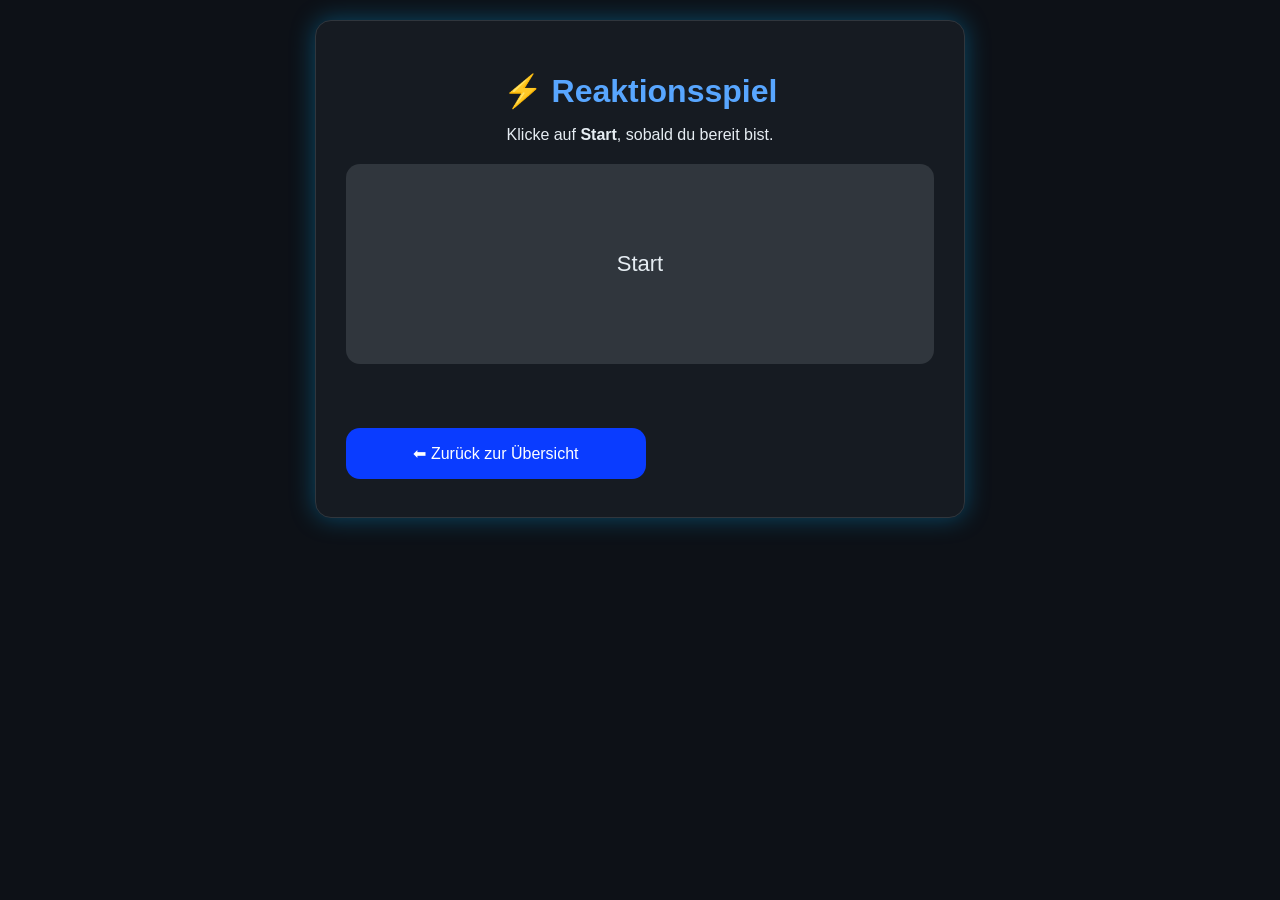
<file: reaction.html>
<!DOCTYPE html>
<html lang="de">
<head>
    <meta charset="UTF-8">
    <title>Reaktionsspiel</title>
    <meta name="viewport" content="width=device-width, initial-scale=1.0">

    <!-- PWA -->
    <link rel="manifest" href="manifest.json">
    <link rel="icon" href="icon-512.png">

    <!-- CSS -->
    <link rel="stylesheet" href="style.css">
</head>

<body class="quiz-page">

<div class="quiz-container" id="reactionGame">

    <h1>⚡ Reaktionsspiel</h1>

    <p id="reactionText" style="text-align:center; margin-bottom:20px;">
        Klicke auf <strong>Start</strong>, sobald du bereit bist.
    </p>

    <div id="reactionBox"
         style="
            height:200px;
            border-radius:14px;
            background-color:#30363d;
            display:flex;
            align-items:center;
            justify-content:center;
            font-size:22px;
            cursor:pointer;
            user-select:none;
         ">
        Start
    </div>

    <p id="reactionResult"
       style="text-align:center; margin-top:20px;"></p>

    <button id="reactionRestart"
            onclick="resetGame()"
            class="end-btn secondary"
            style="display:none;">
        🔁 Nochmal spielen
    </button>

    <br><br>

    <button onclick="window.location.href='index.html'"
            class="end-btn primary">
        ⬅ Zurück zur Übersicht
    </button>

</div>

<script src="reaction.js"></script>
</body>
</html>
</file>
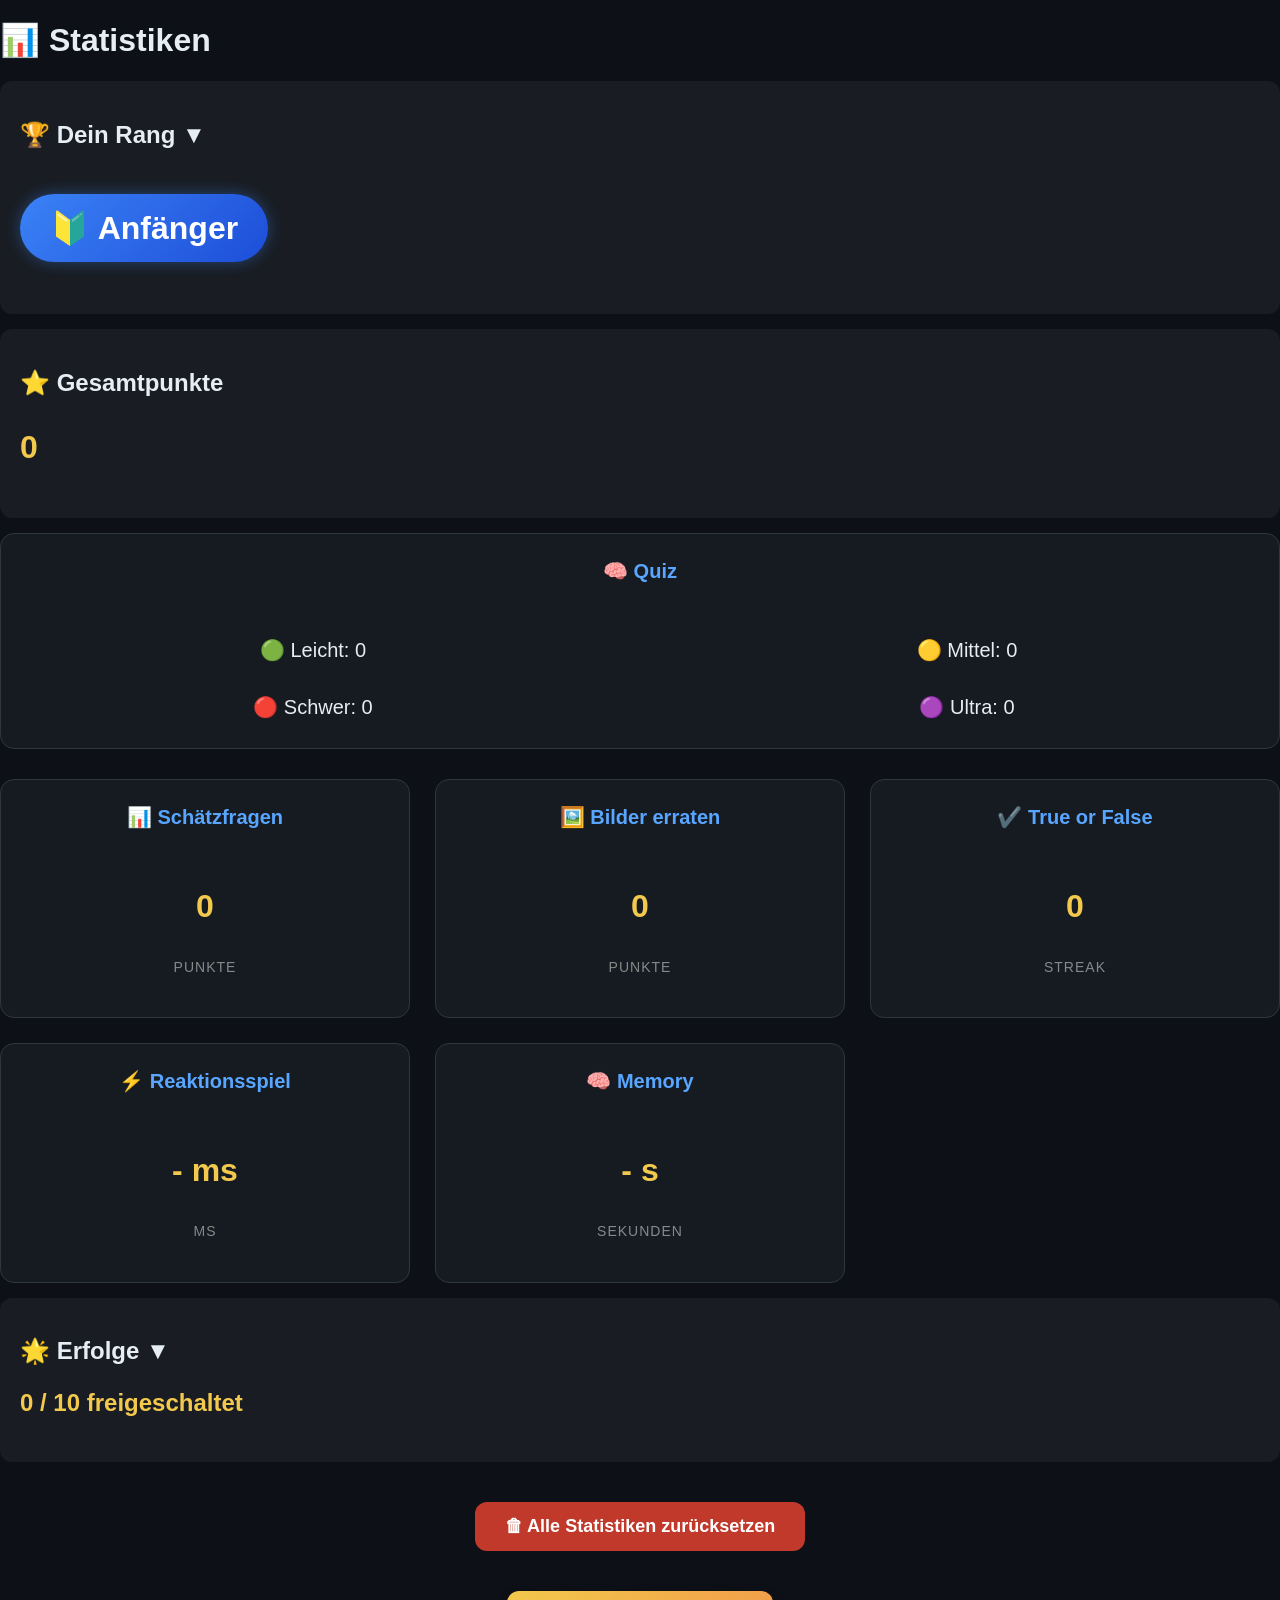
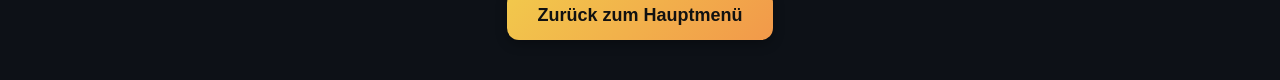
<file: stats.html>
<!DOCTYPE html>
<html lang="de">
<head>
    <meta charset="UTF-8">
    <meta name="viewport" content="width=device-width, initial-scale=1.0">
    <title>Statistiken</title>
    <link rel="stylesheet" href="style.css">
</head>
<body>

<div class="container">

    <h1>📊 Statistiken</h1>

  <div class="stats-box">

    <h2 id="rankHeader" onclick="toggleRanks()" style="cursor:pointer;">
        🏆 Dein Rang ▼
    </h2>

    <p id="rank">-</p>

    <div id="rankList" style="display:none; margin-top:20px;">

        <p>🏆 Champion – ab 48.000 Punkte</p>
        <p>💎 Elite III – ab 42.000 Punkte</p>
        <p>💎 Elite II – ab 36.000 Punkte</p>
        <p>💎 Elite I – ab 30.000 Punkte</p>
        <p>🥇 Gold III – ab 26.000 Punkte</p>
        <p>🥇 Gold II – ab 22.000 Punkte</p>
        <p>🥇 Gold I – ab 18.000 Punkte</p>
        <p>🥈 Silber III – ab 15.000 Punkte</p>
        <p>🥈 Silber II – ab 12.500 Punkte</p>
        <p>🥈 Silber I – ab 10.000 Punkte</p>
        <p>🥉 Bronze III – ab 7.500 Punkte</p>
        <p>🥉 Bronze II – ab 5.000 Punkte</p>
        <p>🥉 Bronze I – ab 2.500 Punkte</p>
        <p>🔰 Anfänger – unter 2.500 Punkte</p>

    </div>

</div>

    <div class="stats-box left-box">
        <h2>⭐ Gesamtpunkte</h2>
        <p id="totalPoints">0</p>
    </div>

    <div class="card">

        <h2>🧠 Quiz</h2>

        <div class="quiz-grid">

            <p>🟢 Leicht: <span id="quizEasy"></span></p>
            <p>🟡 Mittel: <span id="quizMedium"></span></p>

            <p>🔴 Schwer: <span id="quizHard"></span></p>
            <p>🟣 Ultra: <span id="quizUltra"></span></p>

        </div>

    </div>


<div class="stats-grid">

    <div class="card">
        <h2>📊 Schätzfragen</h2>
        <p id="estimateScore" class="stats-value">0</p>
        <p class="stats-unit">Punkte</p>
    </div>

    <div class="card">
        <h2>🖼️ Bilder erraten</h2>
        <p id="pictureScore" class="stats-value">0</p>
        <p class="stats-unit">Punkte</p>
    </div>

    <div class="card">
        <h2>✔️ True or False</h2>
        <p id="tfScore" class="stats-value">0</p>
        <p class="stats-unit">Streak</p>
    </div>

    <div class="card">
        <h2>⚡ Reaktionsspiel</h2>
        <p id="reactionScore" class="stats-value">-</p>
        <p class="stats-unit">ms</p>
    </div>

    <div class="card">
        <h2>🧠 Memory</h2>
        <p id="memoryScore" class="stats-value">-</p>
        <p class="stats-unit">Sekunden</p>
    </div>

    <br>
</div>

<div class="stats-box">

    <h2 id="achievementHeader"
        onclick="toggleAchievements()"
        style="cursor:pointer;">

        🌟 Erfolge ▼

    </h2>

    <p id="achievementCount">0 / 10 freigeschaltet</p>

    <div id="achievementList"
     style="display:none; margin-top:25px;">
    </div>

</div>

<div class="button-container">

    <button class="reset-button" onclick="resetStats()">
        🗑 Alle Statistiken zurücksetzen
    </button>

</div>

<div class="button-container">
    <a href="index.html" class="menu-button">
         Zurück zum Hauptmenü
    </a>
</div>

<script src ="rank.js"></script>
<script src="stats.js"></script>

</body>
</html>
</file>
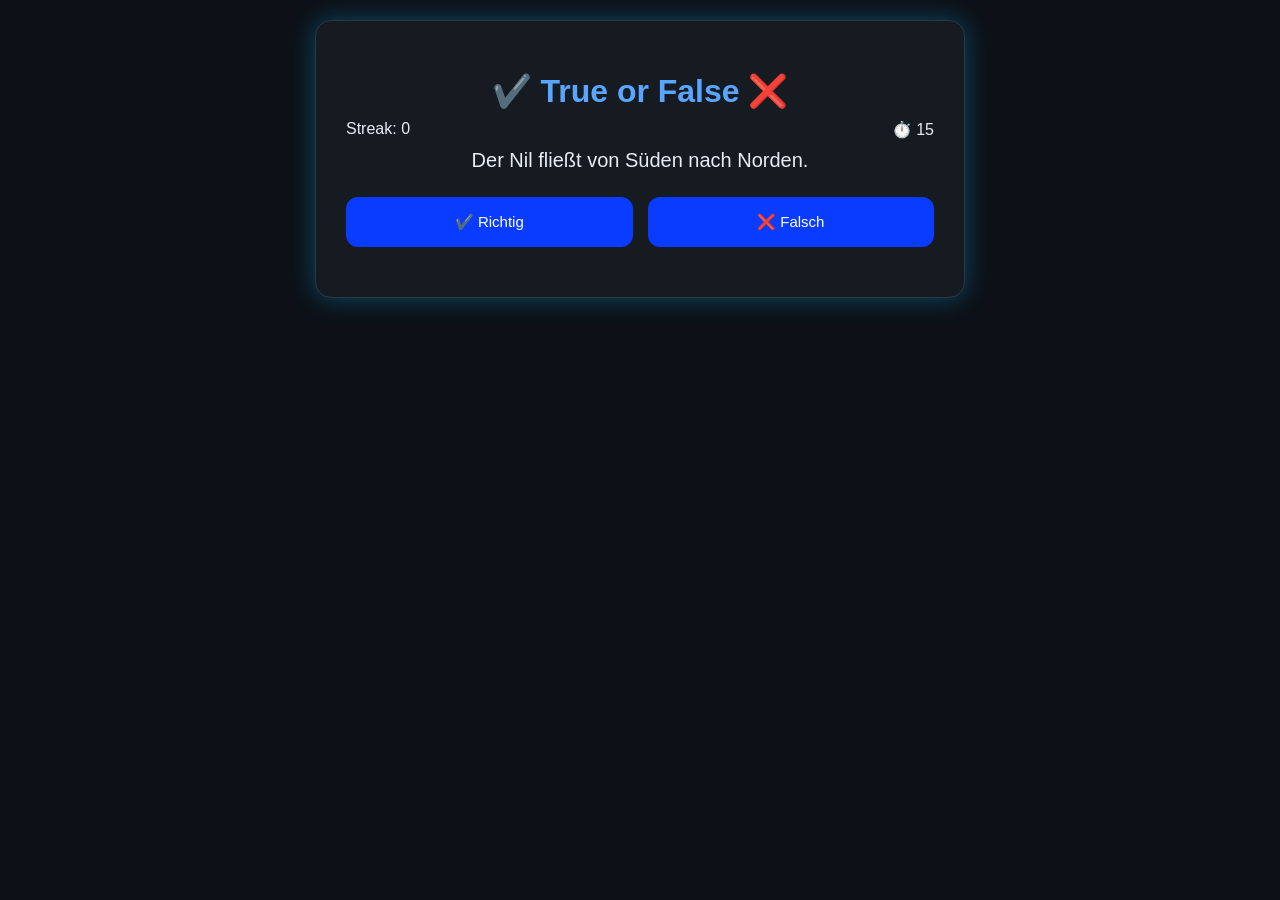
<file: truefalse.html>
<!DOCTYPE html>
<html lang="de">
<head>
    <meta charset="UTF-8">
    <title>True or False</title>
    <meta name="viewport" content="width=device-width, initial-scale=1.0">

    <!-- PWA -->
    <link rel="manifest" href="manifest.json">
    <link rel="icon" href="icon-512.png">

    <!-- CSS -->
    <link rel="stylesheet" href="style.css">
</head>

<body class="quiz-page">

<div class="quiz-container">

    <h1>✔️ True or False ❌</h1>

    <div id="tfTop"
         style="display:flex; justify-content:space-between; margin-bottom:10px;">
        <div id="tfStreak">Streak: 0</div>
        <div id="tfTimer">⏱️ 5</div>
    </div>

    <div class="question" id="tfQuestion"></div>

    <div class="answers">
        <button onclick="answerTF(true)" class="correct">
            ✔️ Richtig
        </button>
        <button onclick="answerTF(false)" class="wrong">
            ❌ Falsch
        </button>
    </div>

    <div id="tfFeedback"
         style="margin-top:20px; text-align:center;"></div>

    <div id="tfEnd"
         style="display:none; text-align:center; margin-top:25px;">
         <h2 id="tfEndTitle">💥 Game Over</h2>
         <p id="tfResult"></p>
         

        <button onclick="startTF()" class="end-btn secondary">
            🔁 Nochmal spielen
        </button>

        <br><br>

        <button onclick="window.location.href='index.html'"
                class="end-btn primary">
            ⬅ Zurück zur Übersicht
        </button>
    </div>

</div>

<script src="truefalse.js"></script>
</body>
</html>
</file>
<file: style.css>
/* =========================
   RESET & BASIS
========================= */
* {
    box-sizing: border-box;
}

html, body {
    margin: 0;
    padding: 0;
    min-height: 100%;
    font-family: Arial, sans-serif;
    background-color: #0d1117;
    color: #e6edf3;
}

/* =========================
   HEADER
========================= */
header {
    background: linear-gradient(90deg, #0a3cff, #00b3ff);
    padding: 30px 20px;
    text-align: center;
}

header h1 {
    margin: 0;
    font-size: 32px;
}

header p {
    margin-top: 10px;
    font-size: 16px;
}

/* =========================
   MAIN (INDEX)
========================= */
main {
    max-width: 1100px;
    margin: 40px auto;
    padding: 0 20px;

    display: grid;
    grid-template-columns: repeat(auto-fit, minmax(250px, 1fr));
    gap: 20px;
}

/* =========================
   CARDS (INDEX)
========================= */
.card {
    background-color: #161b22;
    border-radius: 14px;
    padding: 25px;
    border: 1px solid #30363d;

    text-decoration: none;
    color: inherit;
    cursor: pointer;

    display: flex;
    flex-direction: column;

    transition: transform 0.2s ease, box-shadow 0.2s ease;
}

.card:hover {
    transform: translateY(-6px);
    box-shadow: 0 0 18px rgba(0, 179, 255, 0.45);
}

.card h2 {
    margin-top: 0;
    color: #58a6ff;
    font-size: 20px;
}

.card p {
    font-size: 14px;
    line-height: 1.6;
}

.score-box {
    margin-top: auto;
    padding: 10px;
    border: 1px solid #f2c94c;
    border-radius: 10px;
    color: #f2c94c;
    text-align: center;
    font-weight: 600;
    background: rgba(242, 201, 76, 0.08);
}

/* =========================
   FOOTER
========================= */
footer {
    margin-top: 40px;
    text-align: center;
    padding: 15px;
    background-color: #010409;
    color: #8b949e;
    font-size: 13px;
}

/* =========================
   QUIZ LAYOUT
========================= */
.quiz-page {
    display: flex;
    justify-content: center;
    align-items: center;
    padding: 20px;
}

.quiz-container {
    background-color: #161b22;
    padding: 30px;
    border-radius: 16px;
    width: 100%;
    max-width: 650px;
    border: 1px solid #30363d;
    box-shadow: 0 0 25px rgba(0, 179, 255, 0.35);
}

.quiz-container h1 {
    text-align: center;
    color: #58a6ff;
    margin-bottom: 10px;
}

/* =========================
   PROGRESS & TIMER
========================= */
#progress {
    font-size: 14px;
    color: #8b949e;
}

.progress-bar {
    width: 100%;
    height: 10px;
    background-color: #30363d;
    border-radius: 5px;
    overflow: hidden;
    margin: 10px 0 5px;
}

.progress-fill {
    height: 100%;
    width: 0%;
    background: linear-gradient(90deg, #0a3cff, #00b3ff);
    transition: width 0.6s cubic-bezier(0.4, 0.0, 0.2, 1);
}

#timer {
    text-align: center;
    font-size: 14px;
    color: #8b949e;
    margin-bottom: 20px;
}

/* =========================
   QUESTION & ANSWERS
========================= */
.question {
    font-size: 20px;
    text-align: center;
    margin-bottom: 25px;
}

.answers {
    display: grid;
    grid-template-columns: 1fr 1fr;
    gap: 15px;
}

.answers button {
    background-color: #0a3cff;
    color: white;
    border: none;
    padding: 16px;
    font-size: 15px;
    border-radius: 12px;
    cursor: pointer;

    transition: transform 0.15s ease, box-shadow 0.15s ease;
}

.answers button:hover {
    transform: scale(1.04);
    box-shadow: 0 0 12px rgba(0, 179, 255, 0.4);
}

/* =========================
   FEEDBACK & NEXT
========================= */
#feedback {
    text-align: center;
    margin-top: 20px;
}

#nextBtn {
    display: none;
    margin-top: 20px;
    width: 100%;
    padding: 16px;
    font-size: 16px;
    border-radius: 12px;
    border: none;
    background-color: #0a3cff;
    color: white;
    cursor: pointer;
}

/* =========================
   END BUTTONS
========================= */
.end-btn {
    width: 100%;
    max-width: 300px;
    padding: 16px;
    font-size: 16px;
    border-radius: 14px;
    border: none;
    cursor: pointer;
    margin: 8px 0;

    transform: scale(1);
    box-shadow: none;

    transition: transform 0.15s ease, box-shadow 0.15s ease;
}

.end-btn.primary {
    background-color: #0a3cff;
    color: white;
}

.end-btn.secondary {
    background-color: #00b3ff;
    color: #000;
}

.end-btn:hover {
    transform: scale(1.05);
    box-shadow: 0 0 15px rgba(0,179,255,0.5);
}

/* =========================
   ANIMATIONEN
========================= */
.quiz-animate {
    transition: opacity 0.4s ease, transform 0.4s ease;
}

.fade-out {
    opacity: 0;
    transform: translateY(-10px);
}

.fade-in {
    opacity: 1;
    transform: translateY(0);
}

.correct {
    animation: correctPulse 0.4s ease;
}

@keyframes correctPulse {
    0% { transform: scale(1); }
    50% { transform: scale(1.08); }
    100% { transform: scale(1); }
}

.wrong {
    animation: wrongShake 0.4s ease;
}

@keyframes wrongShake {
    0% { transform: translateX(0); }
    25% { transform: translateX(-5px); }
    50% { transform: translateX(5px); }
    75% { transform: translateX(-5px); }
    100% { transform: translateX(0); }
}

.time-up {
    animation: timeBlink 0.6s ease;
}

@keyframes timeBlink {
    0% { background-color: #da3633; }
    50% { background-color: #161b22; }
    100% { background-color: #da3633; }
}

/* =========================
   MOBILE OPTIMIERUNG
========================= */
@media (max-width: 768px) {

    header {
        padding: 20px 10px;
    }

    header h1 {
        font-size: 22px;
    }

    header p {
        font-size: 14px;
    }

    main {
        grid-template-columns: 1fr;
        margin: 20px auto;
        padding: 0 10px;
    }

    .card {
        padding: 20px;
    }

    .quiz-container {
        padding: 20px;
    }

    .question {
        font-size: 18px;
    }

    .answers {
        grid-template-columns: 1fr;
    }

    .answers button {
        font-size: 16px;
        padding: 18px;
    }

    #nextBtn,
    .end-btn {
        font-size: 16px;
        padding: 18px;
    }
}

/* =========================
   TOUCH UX
========================= */
button {
    -webkit-tap-highlight-color: transparent;
}

/* =========================
   SCORE POPUP
========================= */
#scorePopup {
    position: absolute;
    top: 110px;
    right: 40px;

    font-size: 20px;
    font-weight: bold;
    color: #3fb950;

    opacity: 0;
    transform: translateY(0);

    pointer-events: none;
}

.score-popup-show {
    animation: scorePopup 0.8s ease forwards;
}

@keyframes scorePopup {
    0% {
        opacity: 0;
        transform: translateY(10px);
    }
    30% {
        opacity: 1;
        transform: translateY(0);
    }
    100% {
        opacity: 0;
        transform: translateY(-20px);
    }
}

/* =========================
   MEMORY – 3D FLIP
========================= */

.memory-card {
    position: relative;
    height: 90px;
    perspective: 1000px;
    cursor: pointer;
}

.memory-inner {
    position: absolute;
    width: 100%;
    height: 100%;
    border-radius: 12px;
    transition: transform 0.6s;
    transform-style: preserve-3d;
}

.memory-card.flipped .memory-inner {
    transform: rotateY(180deg);
}

.memory-front,
.memory-back {
    position: absolute;
    width: 100%;
    height: 100%;
    border-radius: 12px;
    display: flex;
    align-items: center;
    justify-content: center;
    font-size: 32px;
    backface-visibility: hidden;
}

.memory-front {
    background-color: #0a3cff;
}

.memory-back {
    background-color: #238636;
    transform: rotateY(180deg);
}

/* Timer Warnzustand */
.timer-warning {
    color: #ff4d4d !important;
    animation: timerPulseSoft 1s infinite ease-in-out;
}

@keyframes timerPulseSoft {
    0%   { transform: scale(1); }
    50%  { transform: scale(1.03); }
    100% { transform: scale(1); }
}


/* =========================
   SCREEN SHAKE
========================= */

.shake {
    animation: screenShake 0.35s;
}

@keyframes screenShake {
    0%   { transform: translate(0, 0); }
    20%  { transform: translate(-8px, 4px); }
    40%  { transform: translate(8px, -4px); }
    60%  { transform: translate(-6px, -6px); }
    80%  { transform: translate(6px, 6px); }
    100% { transform: translate(0, 0); }
}

/* =========================
   RED FLASH EFFECT
========================= */

.flash-red {
    animation: redFlash 0.3s ease;
}

@keyframes redFlash {
    0%   { background-color: rgba(255, 0, 0, 0); }
    50%  { background-color: rgba(255, 0, 0, 0.25); }
    100% { background-color: rgba(255, 0, 0, 0); }
}

/* =========================
   PROGRESS BAR
========================= */

.estimate-progress-container {
    width: 100%;
    height: 10px;
    background: rgba(255, 255, 255, 0.15);
    border-radius: 10px;
    margin: 10px 0 20px 0;
    overflow: hidden;
}

.estimate-progress-bar {
    height: 100%;
    width: 0%;
    background: linear-gradient(90deg, #3aa0ff, #0077ff);
    border-radius: 10px;
    transition: width 0.4s ease;
}

.stats-box {
    background: rgba(255,255,255,0.05);
    padding: 20px;
    margin: 15px 0;
    border-radius: 12px;
}

.rank-badge {
    font-size: 24px;
    padding: 15px;
    background: linear-gradient(90deg, #1e90ff, #8a2be2);
    border-radius: 12px;
    text-align: center;
    margin-top: 10px;
    font-weight: bold;
}

.chart {
    margin-top: 20px;
}

.bar {
    background: linear-gradient(90deg, #00c6ff, #0072ff);
    padding: 8px;
    margin: 6px 0;
    border-radius: 8px;
    color: white;
    font-size: 14px;
    transition: width 0.8s ease;
}

.chart-container {
    margin-top: 25px;
}

.chart-row {
    display: flex;
    align-items: center;
    margin-bottom: 12px;
}

.chart-label {
    width: 80px;
    font-weight: bold;
}

.chart-track {
    flex: 1;
    height: 14px;
    background: rgba(255,255,255,0.08);
    border-radius: 8px;
    margin: 0 10px;
    overflow: hidden;
}

.chart-fill {
    height: 100%;
    background: linear-gradient(90deg, #00c6ff, #8a2be2);
    border-radius: 8px;
    transition: width 0.8s ease;
}

.chart-percent {
    width: 50px;
    text-align: right;
    font-size: 14px;
    opacity: 0.8;
}


/* =================
    BILDER ERRATEN
 =================== */
.image-container {
    width: 400px;
    height: 250px;
    overflow: hidden;
    margin: 20px auto;
}

.image-container img {
    width: 100%;
    height: 100%;
    object-fit: cover;
    filter: blur(25px);
    transition: filter 1s linear;
}

.timer {
    font-size: 20px;
    margin: 10px;
}


#endScreen {
    display: none;

    position: fixed;
    inset: 0;

    background: rgba(0, 0, 0, 0.8);

    justify-content: center;
    align-items: center;

    z-index: 999;
}

.endBox{

    background:#222;
    color:white;

    padding:30px;

    border-radius:15px;

    width:500px;

    text-align:center;
}

.endBox button{

    margin:10px;
    padding:12px 20px;

    font-size:18px;

    cursor:pointer;
}

.home-rank {
    margin: 25px auto 35px;
    max-width: 700px;
    padding: 16px 24px;

    background: linear-gradient(90deg, #2f81f7, #8a2be2);
    border-radius: 14px;

    color: white;
    font-size: 1.5rem;
    font-weight: bold;
    text-align: center;

    box-shadow: 0 6px 18px rgba(0,0,0,.35);
}

/* ===== Finale Runde ===== */

.card {
    text-align: center;
}

#question {
    font-size: 2rem;
    margin: 40px 0;
}

#answer {
    display: block;
    margin: 0 auto 30px auto;
    width: 350px;
    max-width: 90%;
    padding: 14px;
    font-size: 18px;
    text-align: center;
    border-radius: 12px;
}

.card button {
    display: block;
    margin: 0 auto;
    width: 220px;
    padding: 14px;
    font-size: 18px;
    border-radius: 12px;
    cursor: pointer;
}

#score {
    margin-top: 35px;
    font-size: 1.6rem;
    font-weight: bold;
}

#timer {
    text-align: center;
    font-size: 1.8rem;
    font-weight: bold;
    color: #f2c94c;
    margin-bottom: 20px;
}

.button-container {
    display: flex;
    justify-content: center;
    margin: 40px 0;
}

.menu-button {
    display: inline-block;
    padding: 14px 30px;
    background: linear-gradient(135deg, #f2c94c, #f2994a);
    color: #111;
    text-decoration: none;
    font-size: 18px;
    font-weight: bold;
    border-radius: 12px;
    transition: 0.25s ease;
    box-shadow: 0 4px 12px rgba(0,0,0,0.3);
}

.menu-button:hover {
    transform: translateY(-2px);
    box-shadow: 0 8px 20px rgba(242,201,76,0.4);
}

.left-box{
    text-align:left;
}

.left-box h2{
    margin-bottom:30px;
}

.left-box p{
    font-size:32px;
    font-weight:bold;
    color:#f2c94c;
}

.quiz-grid{
    display:grid;
    grid-template-columns:1fr 1fr;
    gap:25px 80px;
    margin-top:35px;
}

.quiz-grid p{
    margin:0;
    font-size: 20px;
}

#rank{
    display:inline-block;
    margin-top:25px;
    padding:15px 30px;
    font-size:2rem;
    font-weight:bold;
    color:#fff;
    background:linear-gradient(135deg,#3b82f6,#1d4ed8);
    border-radius:40px;
    box-shadow:0 0 15px rgba(59,130,246,.4);
}

.easy{
    color:#4CAF50;
    font-weight:bold;
}

.medium{
    color:#FFD54F;
    font-weight:bold;
}

.hard{
    color:#F44336;
    font-weight:bold;
}

.ultra{
    color:#9C27B0;
    font-weight:bold;
}

.stats-value{
    font-size:58px;
    font-weight:bold;
    color:#f2c94c;
    margin:35px 0 10px;
    line-height:1;
}

.stats-unit{
    font-size:20px;
    color:#888;
    letter-spacing:1px;
    text-transform:uppercase;
}

.stats-grid{
    display:grid;
    grid-template-columns:repeat(3,1fr);
    gap:25px;
    margin-top:30px;
}

.stats-grid .card{

    display:flex;
    flex-direction:column;
    justify-content:center;
    align-items:center;

    min-height:220px;
}

.stats-grid .stats-value{
    font-size:32px !important;
    font-weight:bold;
    color:#f2c94c;
}

/* ===== ACHIEVEMENTS ===== */

.achievement-box{

    margin-top:40px;

    padding:35px;

    border-radius:20px;

    background:#1b1f27;

    border:1px solid #323847;

}

.achievement-box h2{

    font-size:36px;

    margin-bottom:15px;

}

#achievementCount{

    color:#f2c94c;

    font-size:24px;

    font-weight:bold;

    margin-bottom:25px;

}

#achievementList{

    display:grid;

    grid-template-columns:repeat(auto-fit,minmax(320px,1fr));

    gap:18px;

}

.achievement{

    padding:20px;

    border-radius:15px;

    background:#222834;

    transition:.25s;

}

.achievement.unlocked{

    border-left:6px solid #4CAF50;

}

.achievement.locked{

    opacity:.55;

    border-left:6px solid #777;

}

.achievement h3{

    margin:0 0 10px;

    color:white;

}

.achievement p{

    color:#b9c2d0;

    margin:0;

}

.reset-button{

    background:#c0392b;
    color:white;
    border:none;
    padding:14px 30px;
    border-radius:12px;
    font-size:18px;
    font-weight:bold;
    cursor:pointer;

    transition:0.25s;

}

.reset-button:hover{

    background:#e74c3c;

    transform:translateY(-2px);

    box-shadow:0 0 20px rgba(231,76,60,.45);

}

.locked-card{

    filter: grayscale(40%);
    opacity: .65;

}
</file>
